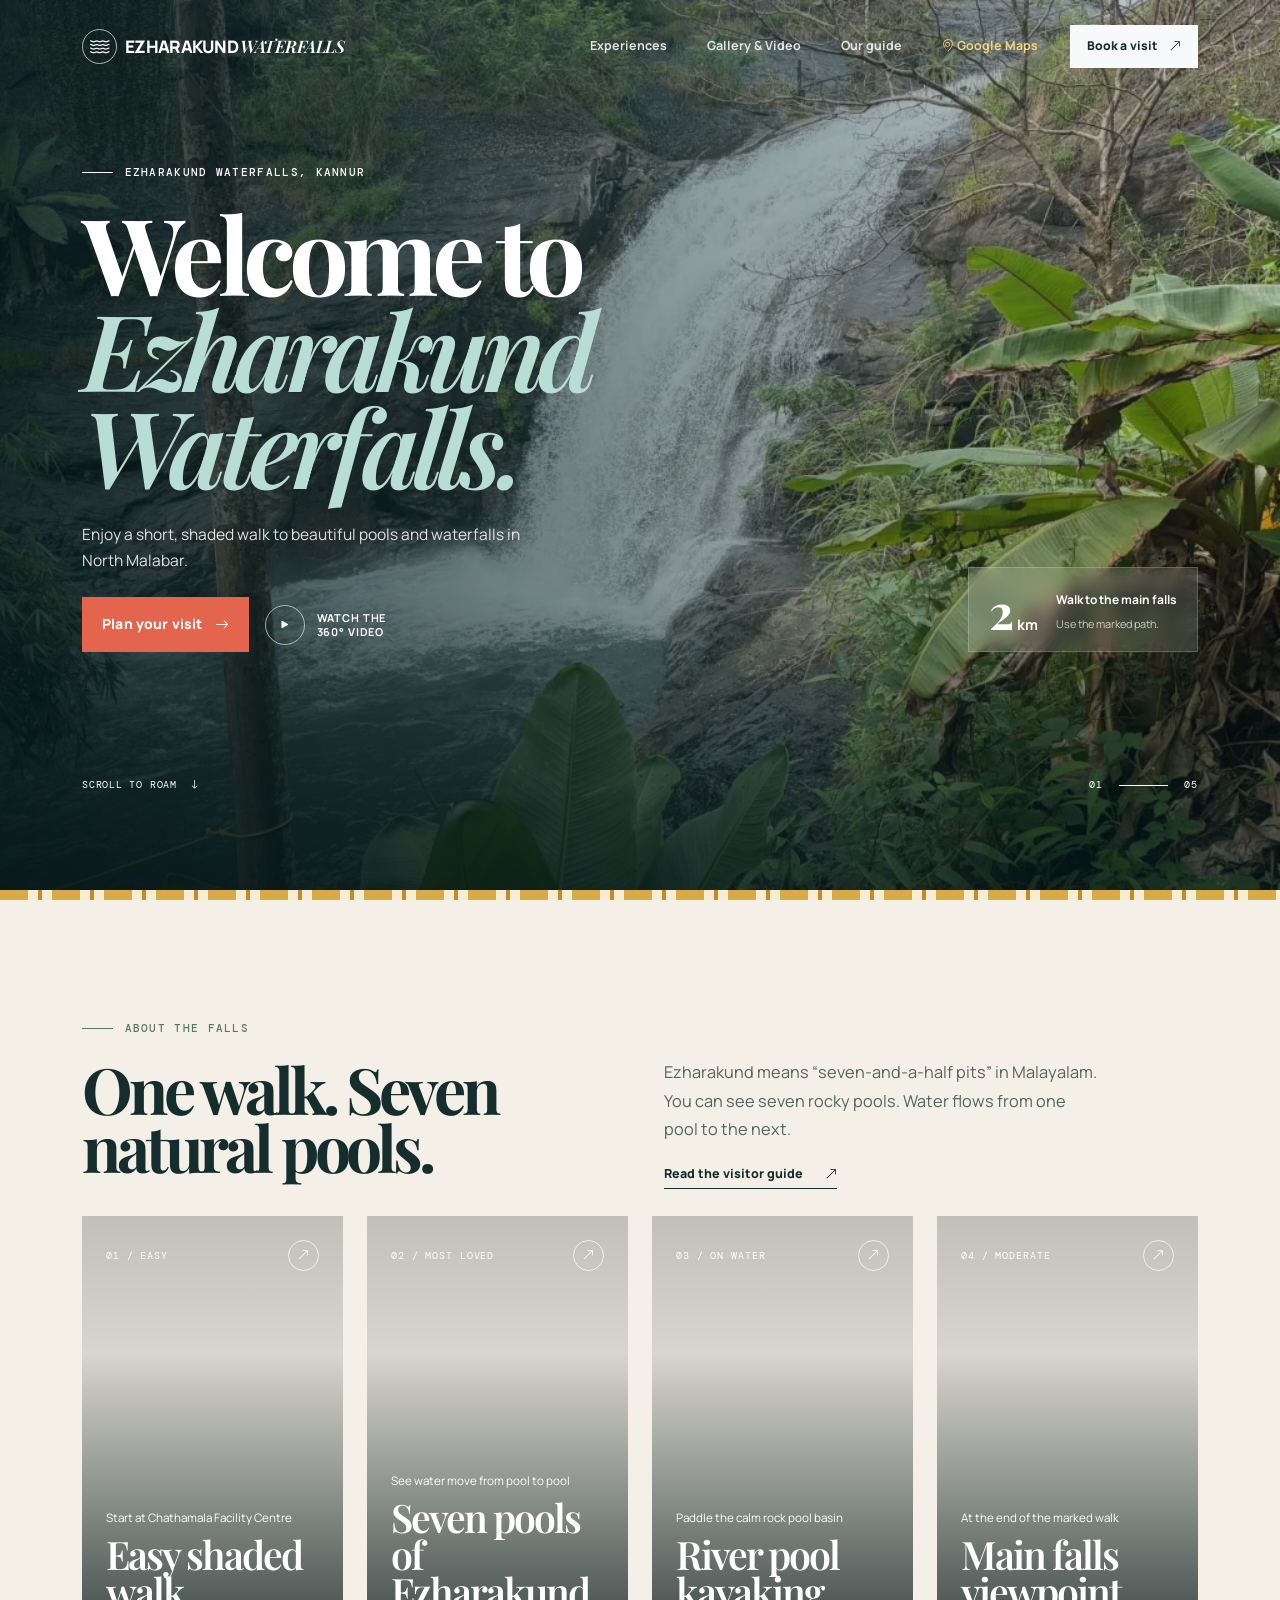
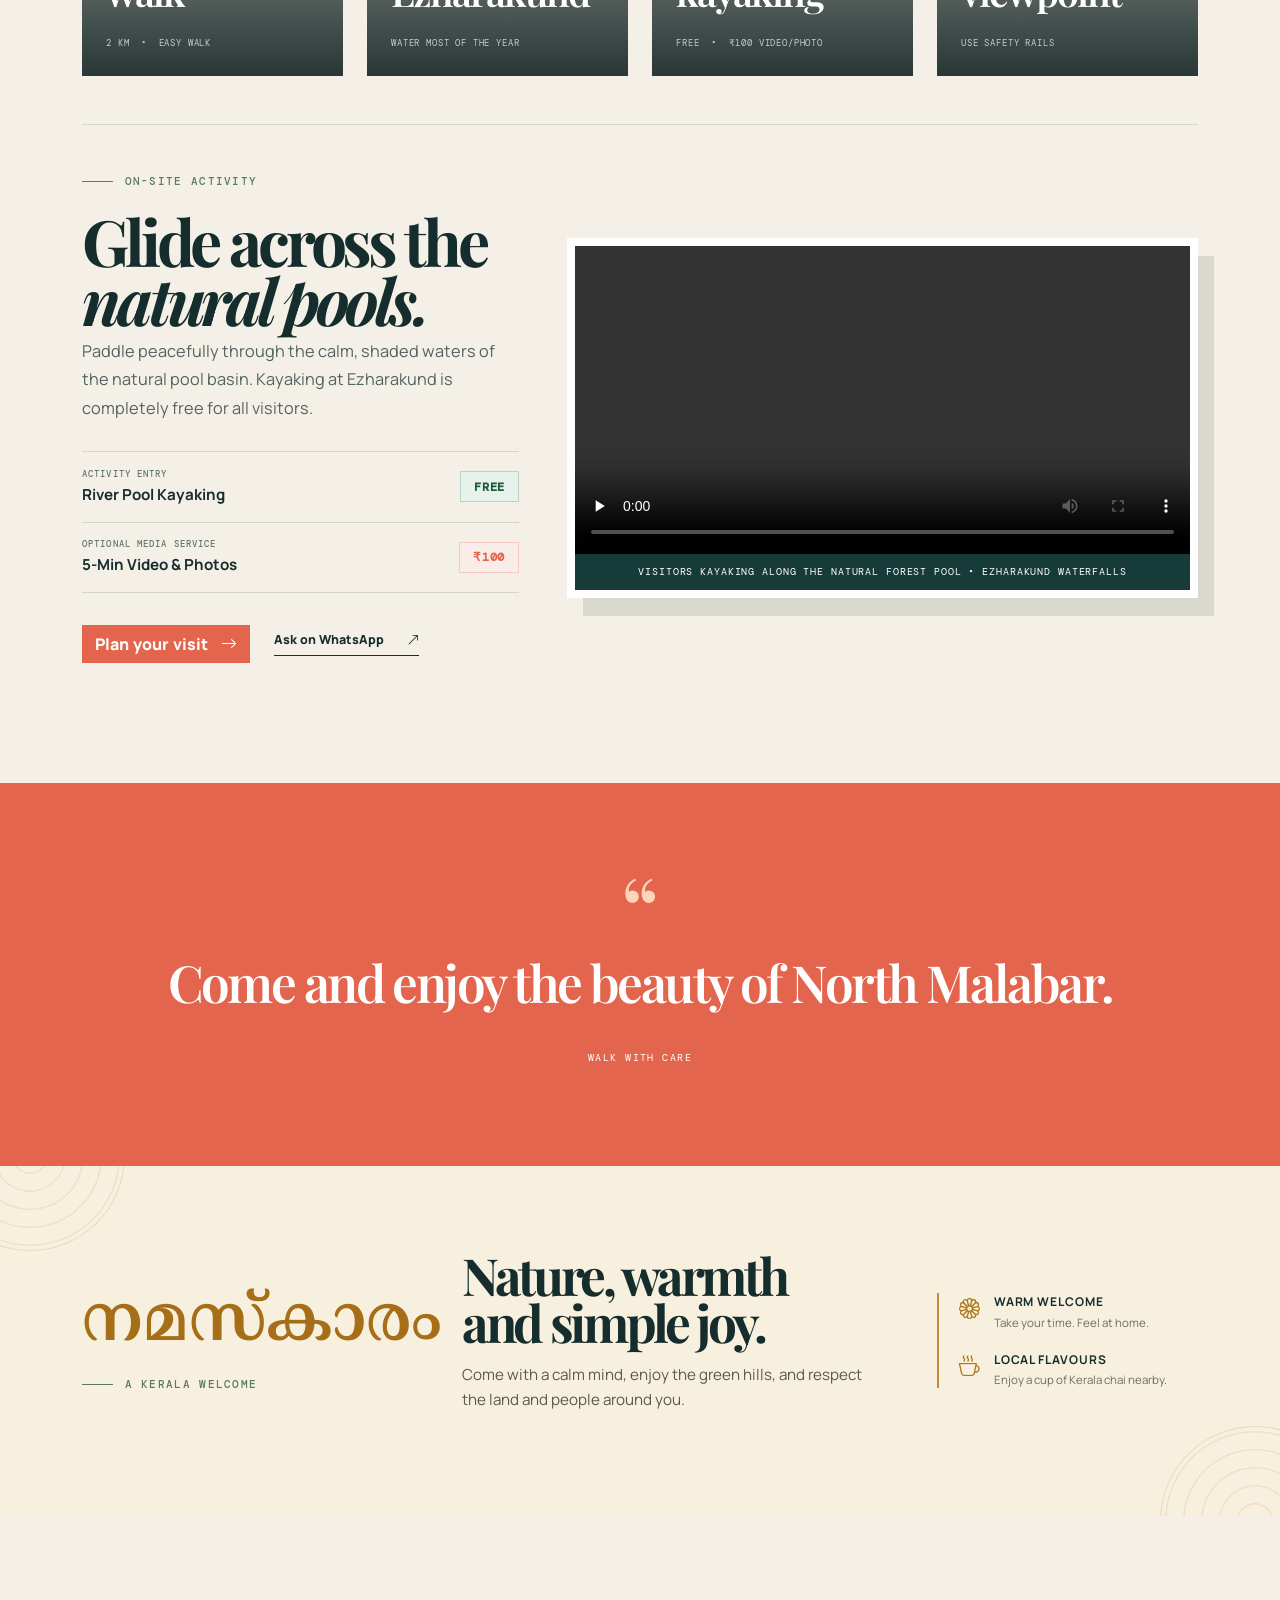
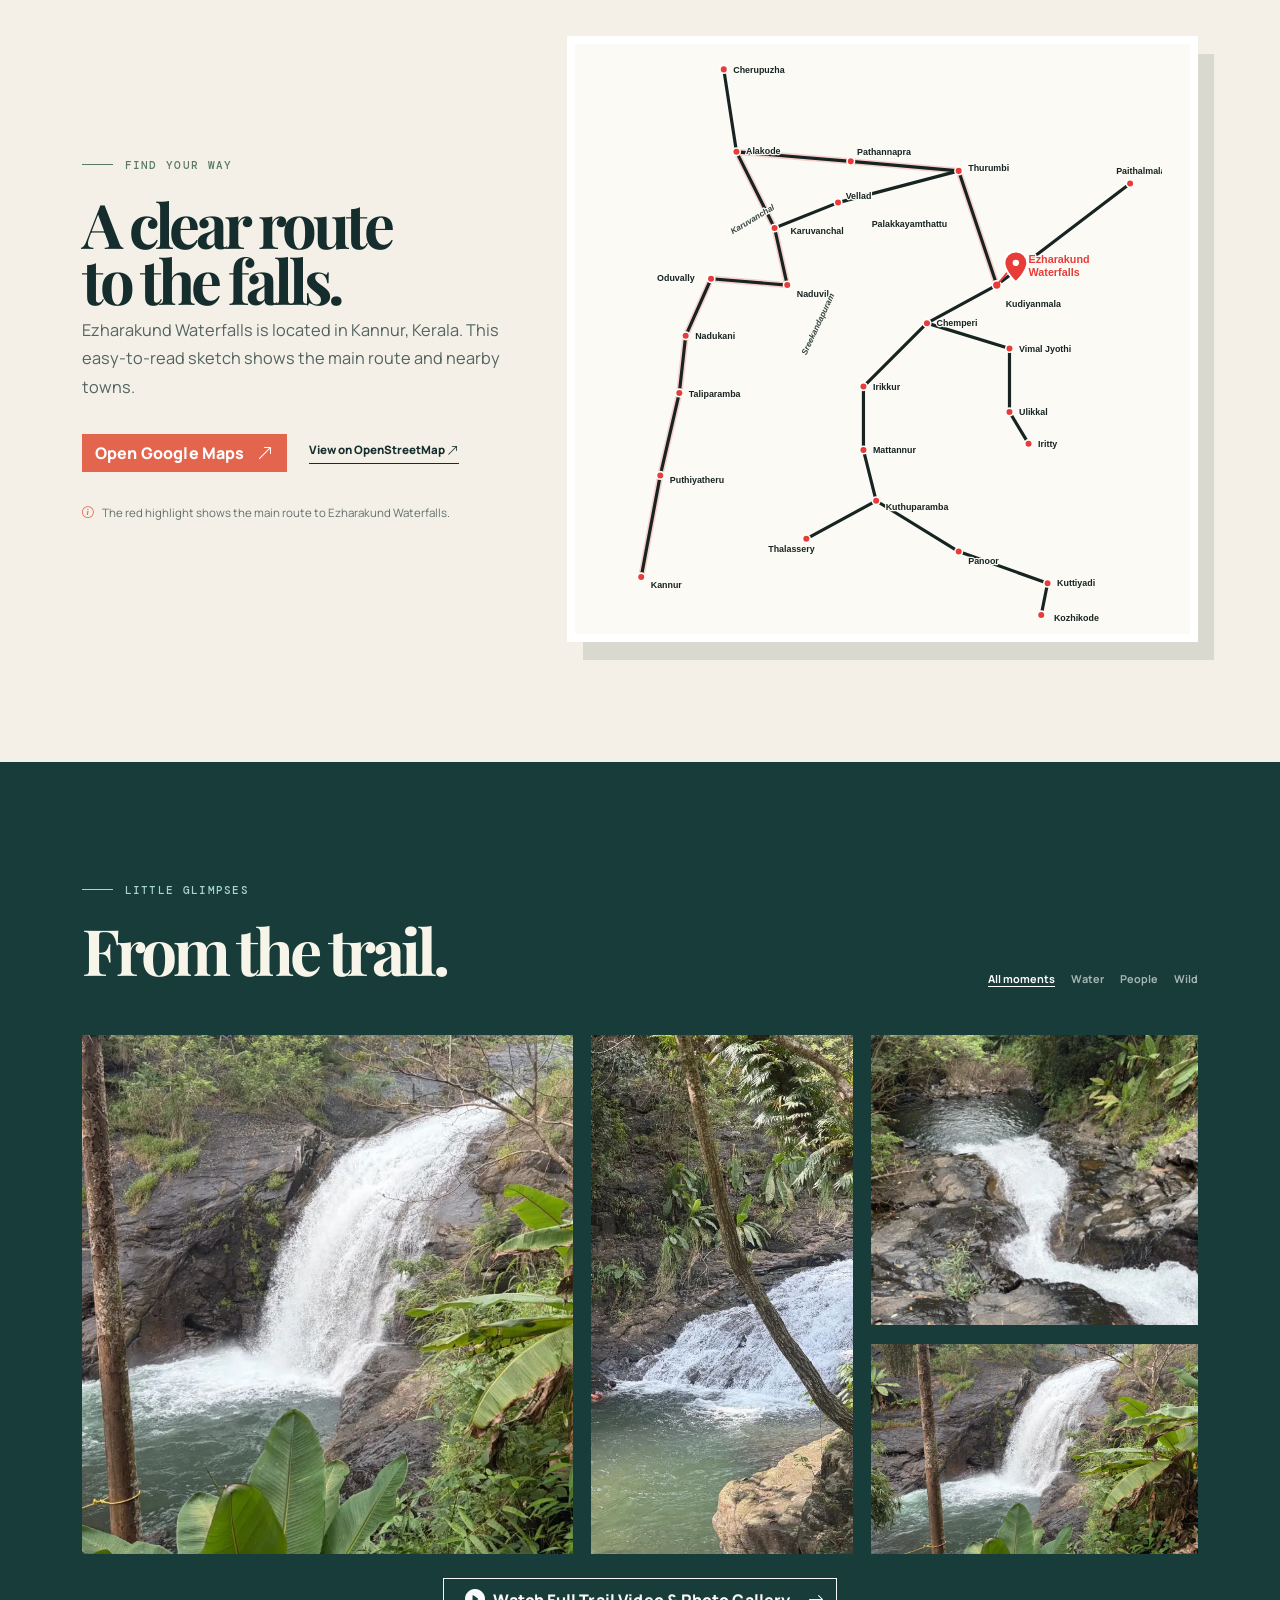
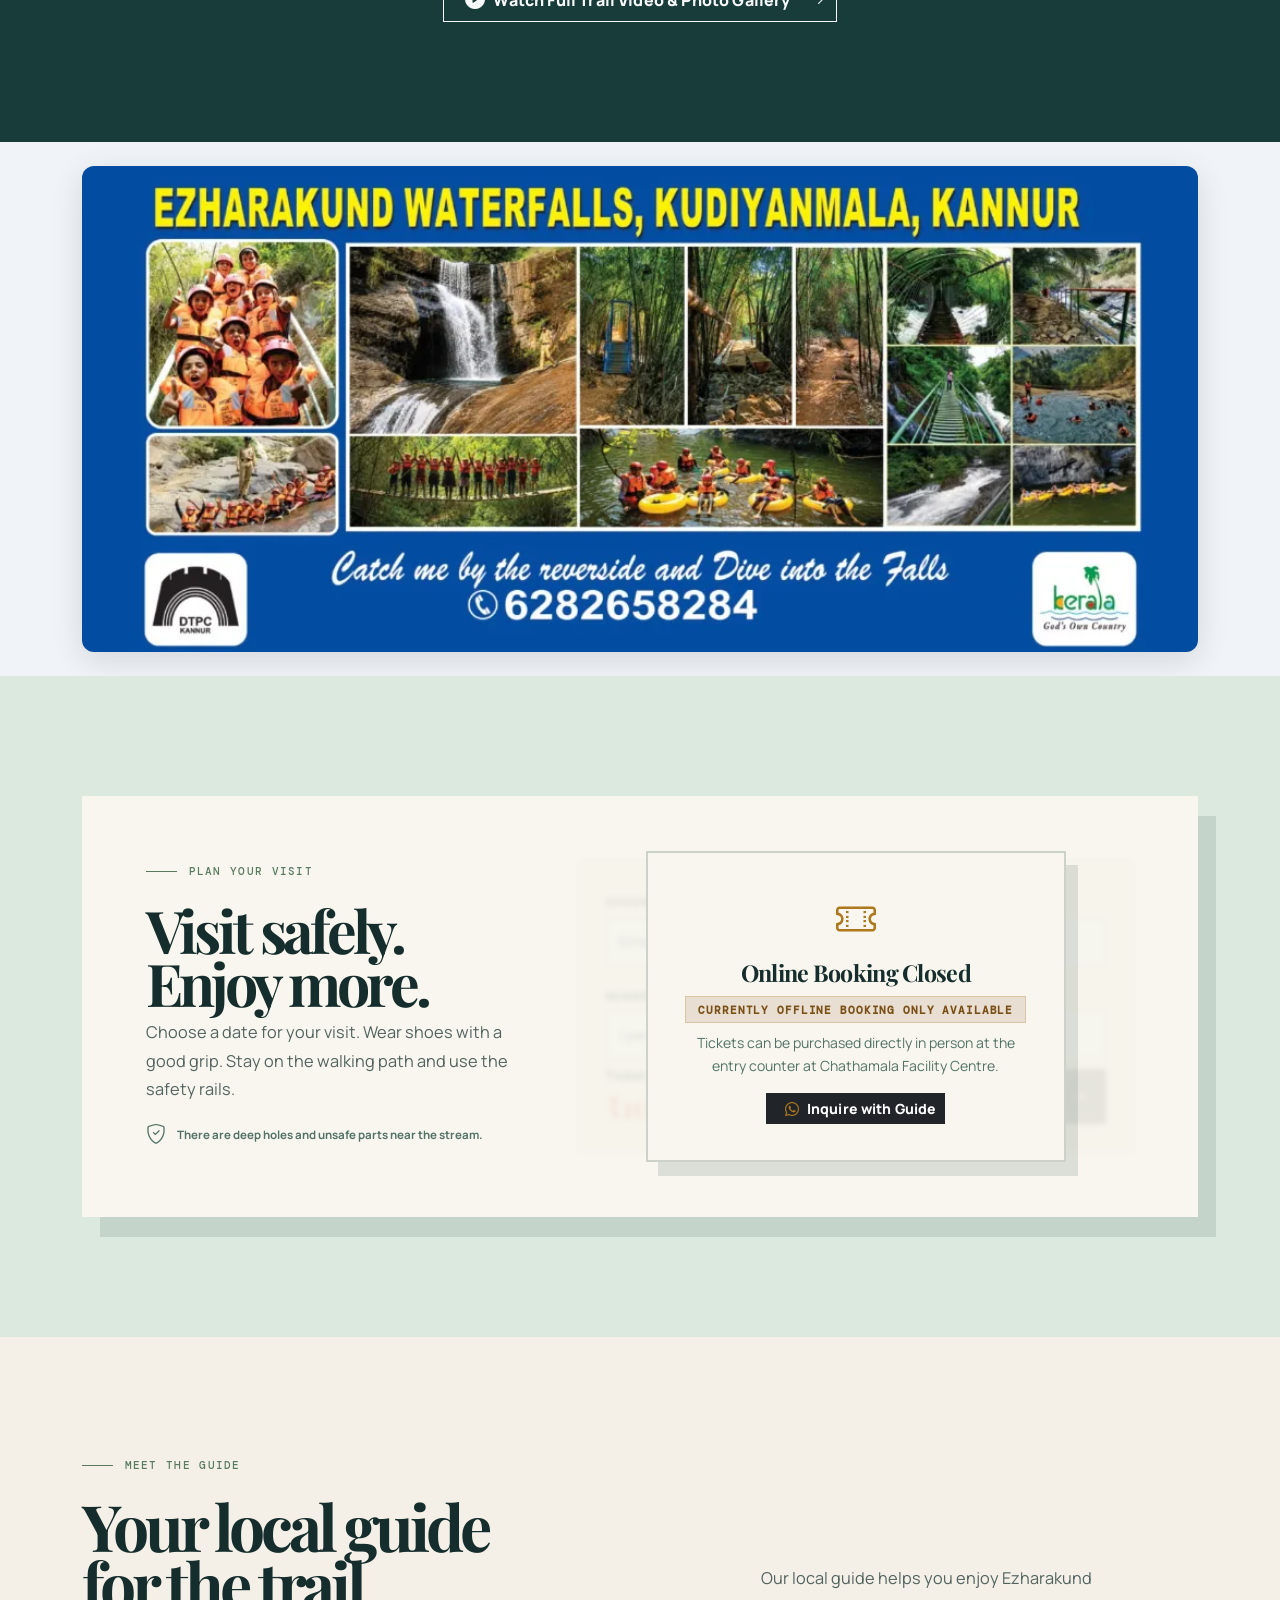
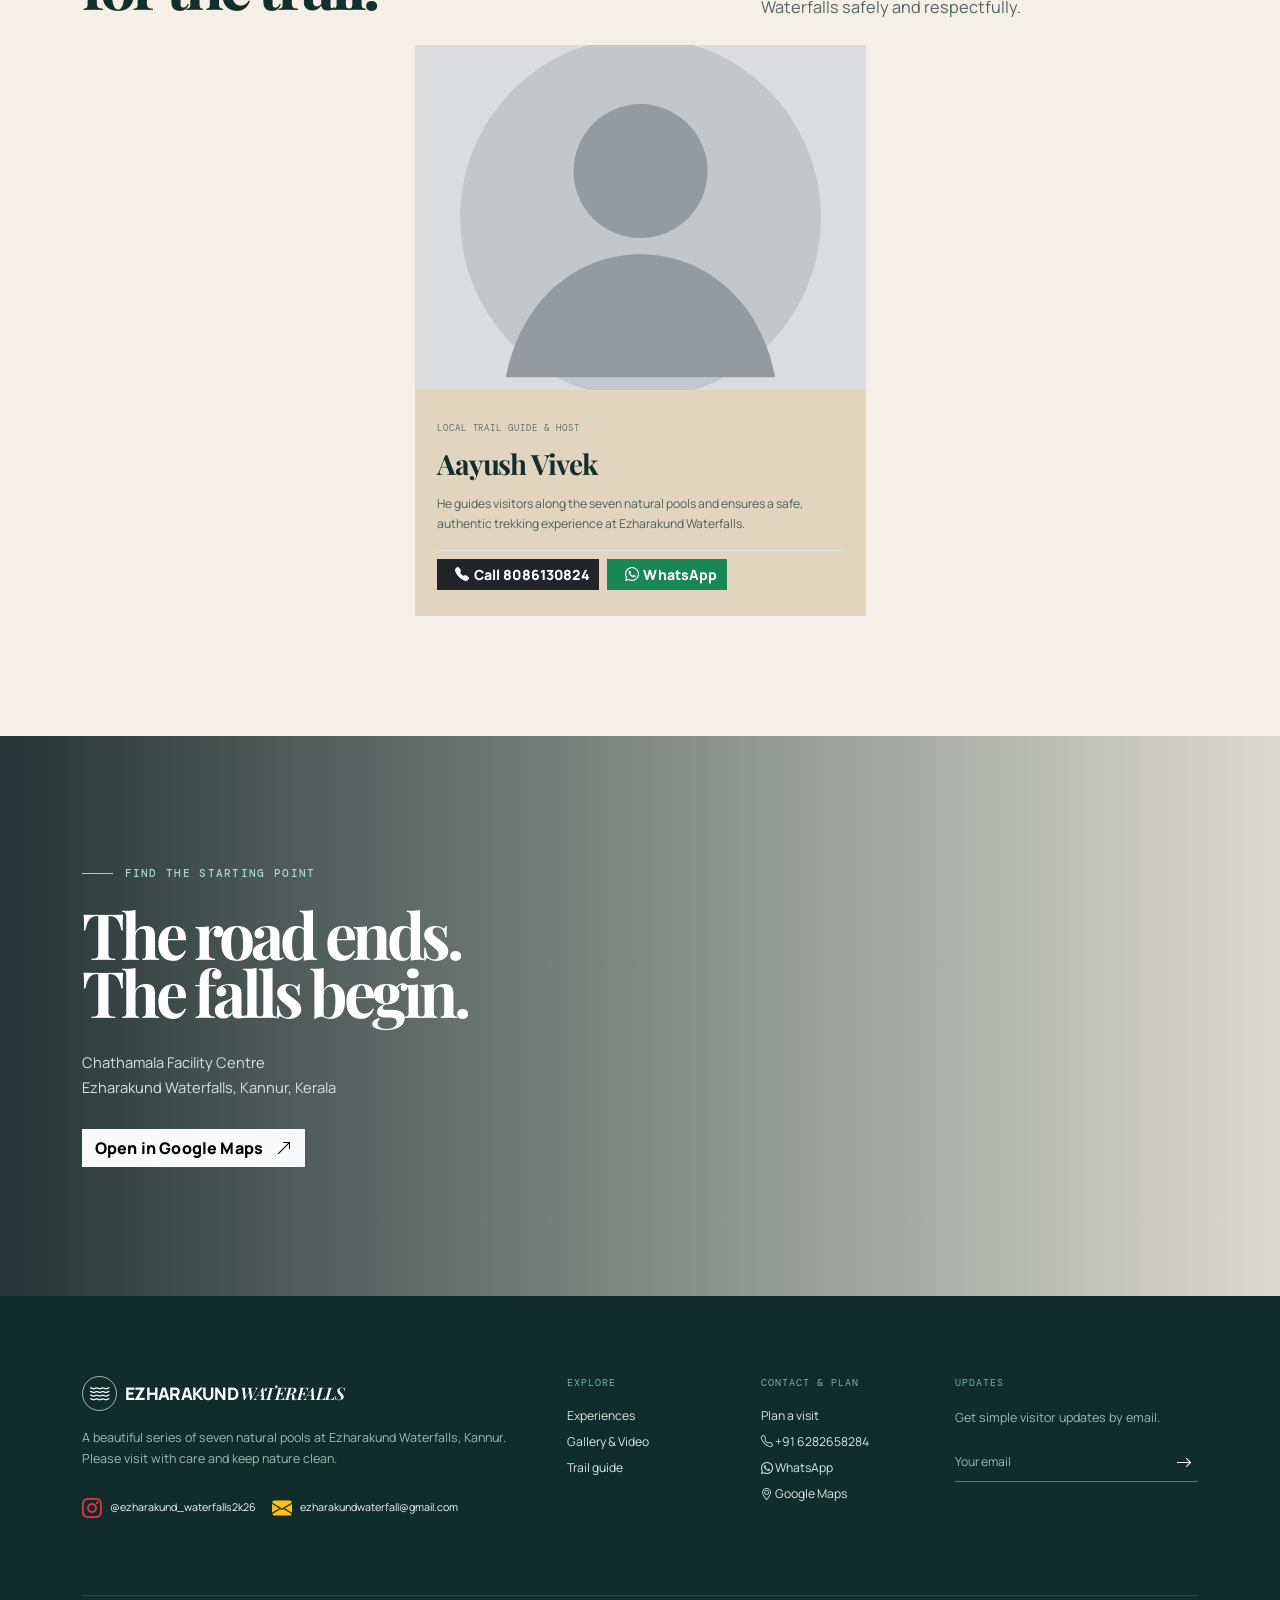
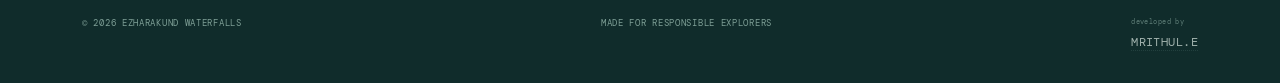
<file: index.html>
<!doctype html>
<html lang="en">
  <head>
    <meta charset="utf-8">
    <meta name="viewport" content="width=device-width, initial-scale=1">

    <!-- Primary SEO Meta Tags -->
    <title>Ezharakund Waterfalls | Official Visitor Guide, Timings &amp; Location, Kannur</title>
    <meta name="title" content="Ezharakund Waterfalls | Official Visitor Guide, Timings &amp; Location, Kannur">
    <meta name="description" content="Official visitor guide to Ezharakund Waterfalls (ഏഴരക്കുണ്ട് വെള്ളച്ചാട്ടം) in Kannur, Kerala. Explore 7 natural rock pools, shaded forest trek, free river kayaking, entry timings, ticket price, and direct route map.">
    <meta name="keywords" content="Ezharakund Waterfalls, Ezharakkund Waterfalls, Ezharakund Kannur, ഏഴരക്കുണ്ട് വെള്ളച്ചാട്ടം, waterfalls in Kannur, Kudiyanmala waterfalls, Chathamala waterfalls, Paithalmala waterfalls, North Malabar waterfalls, river pool kayaking Kerala, Ezharakund entry fee, Ezharakund timings">
    <meta name="author" content="Ezharakund Waterfalls">
    <meta name="robots" content="index, follow, max-image-preview:large, max-snippet:-1, max-video-preview:-1">
    <link rel="canonical" href="https://ezharakundwaterfalls.in/">

    <!-- Favicon & Touch Icons -->
    <link rel="icon" type="image/x-icon" href="favicon.ico">
    <link rel="icon" type="image/png" sizes="32x32" href="assets/images/favicon-32x32.png">
    <link rel="icon" type="image/png" sizes="16x16" href="assets/images/favicon-16x16.png">
    <link rel="apple-touch-icon" sizes="180x180" href="assets/images/apple-touch-icon.png">
    <link rel="manifest" href="site.webmanifest">
    <meta name="theme-color" content="#183c3a">
    <meta name="msapplication-TileColor" content="#183c3a">

    <!-- Open Graph / Facebook -->
    <meta property="og:type" content="website">
    <meta property="og:site_name" content="Ezharakund Waterfalls">
    <meta property="og:url" content="https://ezharakundwaterfalls.in/">
    <meta property="og:title" content="Ezharakund Waterfalls | Official Visitor Guide — Kannur, Kerala">
    <meta property="og:description" content="Discover the 7 natural cascade pools, tranquil forest trek, and free river kayaking at Ezharakund Waterfalls in North Malabar. Check timings, location, and offline tickets.">
    <meta property="og:image" content="https://ezharakundwaterfalls.in/assets/images/ezharakund-hero.jpg">
    <meta property="og:image:secure_url" content="https://ezharakundwaterfalls.in/assets/images/ezharakund-hero.jpg">
    <meta property="og:image:width" content="1024">
    <meta property="og:image:height" content="768">
    <meta property="og:image:alt" content="Main cascade waterfall and emerald pool at Ezharakund Waterfalls, Kannur">
    <meta property="og:locale" content="en_IN">
    <meta property="og:locale:alternate" content="ml_IN">

    <!-- Twitter Card -->
    <meta name="twitter:card" content="summary_large_image">
    <meta name="twitter:title" content="Ezharakund Waterfalls | Official Visitor Guide — Kannur, Kerala">
    <meta name="twitter:description" content="7 natural pools, shaded trekking walk, and free river kayaking in Kannur, Kerala. View guide, timings, and map.">
    <meta name="twitter:image" content="https://ezharakundwaterfalls.in/assets/images/ezharakund-hero.jpg">

    <!-- Preconnect & Preload for High Core Web Vitals -->
    <link rel="preconnect" href="https://fonts.googleapis.com">
    <link rel="preconnect" href="https://fonts.gstatic.com" crossorigin>
    <link rel="preconnect" href="https://cdn.jsdelivr.net">
    <link rel="preload" as="image" href="assets/images/ezharakund-hero.webp" type="image/webp" fetchpriority="high">

    <!-- Fonts & CSS -->
    <link href="https://fonts.googleapis.com/css2?family=DM+Mono:wght@400;500&family=Manrope:wght@400;500;600;700;800&family=Noto+Serif+Malayalam:wght@500;600&family=Playfair+Display:ital,wght@0,600;0,700;1,600&display=swap" rel="stylesheet">
    <link href="https://cdn.jsdelivr.net/npm/bootstrap@5.3.3/dist/css/bootstrap.min.css" rel="stylesheet">
    <link href="https://cdn.jsdelivr.net/npm/bootstrap-icons@1.11.3/font/bootstrap-icons.min.css" rel="stylesheet" media="print" onload="this.media='all'">
    <noscript><link href="https://cdn.jsdelivr.net/npm/bootstrap-icons@1.11.3/font/bootstrap-icons.min.css" rel="stylesheet"></noscript>
    <link href="assets/css/style.css" rel="stylesheet">

    <!-- Structured Data (JSON-LD) for Rich Google Search Results -->
    <script type="application/ld+json">
    {
      "@context": "https://schema.org",
      "@graph": [
        {
          "@type": ["TouristAttraction", "NaturalFeature"],
          "@id": "https://ezharakundwaterfalls.in/#attraction",
          "name": "Ezharakund Waterfalls",
          "alternateName": [
            "Ezharakkund Waterfalls",
            "ഏഴരക്കുണ്ട് വെള്ളച്ചാട്ടം",
            "Ezharakund Falls",
            "Ezharakundu Waterfalls Kannur"
          ],
          "url": "https://ezharakundwaterfalls.in/",
          "description": "Ezharakund Waterfalls is a scenic cascading waterfall with seven natural rock pools located near Kudiyanmala and Chathamala in Kannur district, Kerala. Known for its shaded nature walk, rock pools, and river kayaking.",
          "image": [
            "https://ezharakundwaterfalls.in/assets/images/ezharakund-hero.jpg",
            "https://ezharakundwaterfalls.in/assets/images/gallery-natural-pool.jpg",
            "https://ezharakundwaterfalls.in/assets/images/gallery-rock-basin.jpg"
          ],
          "address": {
            "@type": "PostalAddress",
            "streetAddress": "Chathamala Facility Centre, Near Kudiyanmala",
            "addressLocality": "Kudiyanmala, Alakode",
            "addressRegion": "Kerala",
            "postalCode": "670582",
            "addressCountry": "IN"
          },
          "geo": {
            "@type": "GeoCoordinates",
            "latitude": 12.148458,
            "longitude": 75.566144
          },
          "hasMap": "https://maps.app.goo.gl/z74DJT5B6mwGvWf38",
          "telephone": "+918086130824",
          "isAccessibleForFree": false,
          "publicAccess": true,
          "openingHoursSpecification": [
            {
              "@type": "OpeningHoursSpecification",
              "dayOfWeek": ["Monday", "Tuesday", "Wednesday", "Thursday", "Friday", "Saturday", "Sunday"],
              "opens": "08:00",
              "closes": "17:00"
            }
          ]
        },
        {
          "@type": "FAQPage",
          "@id": "https://ezharakundwaterfalls.in/#faq",
          "mainEntity": [
            {
              "@type": "Question",
              "name": "What does Ezharakund mean and what are the seven pools?",
              "acceptedAnswer": {
                "@type": "Answer",
                "text": "Ezharakund translates to 'seven-and-a-half pits' in Malayalam. The waterfall flows through a series of seven distinct natural rock pools nestled in the Western Ghats forest of Kannur."
              }
            },
            {
              "@type": "Question",
              "name": "What are the visiting hours of Ezharakund Waterfalls?",
              "acceptedAnswer": {
                "@type": "Answer",
                "text": "The waterfalls and trail are open daily from 8:00 AM to 5:00 PM."
              }
            },
            {
              "@type": "Question",
              "name": "How to purchase tickets for Ezharakund Waterfalls?",
              "acceptedAnswer": {
                "@type": "Answer",
                "text": "Entry tickets are available offline in person at the entry counter at Chathamala Facility Centre. The standard ticket rate is ₹100 per person."
              }
            },
            {
              "@type": "Question",
              "name": "Is kayaking available at Ezharakund Waterfalls?",
              "acceptedAnswer": {
                "@type": "Answer",
                "text": "Yes! River pool kayaking is completely free for visitors with safety life jackets. An optional 5-minute video and photo capture service is provided for ₹100."
              }
            },
            {
              "@type": "Question",
              "name": "How do I reach Ezharakund Waterfalls?",
              "acceptedAnswer": {
                "@type": "Answer",
                "text": "Ezharakund Waterfalls is located at Chathamala, near Kudiyanmala in Kannur, Kerala. From Kannur city (55 km) or Taliparamba (35 km), drive via Alakode – Kudiyanmala – Chathamala. Kannur International Airport (CNN) is 45 km away."
              }
            },
            {
              "@type": "Question",
              "name": "Who can I contact for local trail guidance at Ezharakund?",
              "acceptedAnswer": {
                "@type": "Answer",
                "text": "You can contact local trail guide Aayush Vivek directly at +91 8086130824 or reach out via WhatsApp at +91 6282658284."
              }
            }
          ]
        },
        {
          "@type": "BreadcrumbList",
          "@id": "https://ezharakundwaterfalls.in/#breadcrumb",
          "itemListElement": [
            {
              "@type": "ListItem",
              "position": 1,
              "name": "Home",
              "item": "https://ezharakundwaterfalls.in/"
            },
            {
              "@type": "ListItem",
              "position": 2,
              "name": "Gallery & Video",
              "item": "https://ezharakundwaterfalls.in/gallery/"
            }
          ]
        }
      ]
    }
    </script>
  </head>
  <body>
    <header class="hero" id="home">
      <nav class="navbar navbar-expand-lg navbar-dark py-4">
        <div class="container">
          <a class="navbar-brand d-flex align-items-center gap-2" href="#home" aria-label="Ezharakund Waterfalls home">
            <span class="brand-mark"><i class="bi bi-water"></i></span>
            <span>EZHARAKUND <em>WATERFALLS</em></span>
          </a>
          <button class="navbar-toggler" type="button" data-bs-toggle="collapse" data-bs-target="#mainNav" aria-controls="mainNav" aria-expanded="false" aria-label="Toggle navigation"><span class="navbar-toggler-icon"></span></button>
          <div class="collapse navbar-collapse" id="mainNav">
            <ul class="navbar-nav ms-auto align-items-lg-center gap-lg-4">
              <li class="nav-item"><a class="nav-link" href="#experiences">Experiences</a></li>
              <li class="nav-item"><a class="nav-link" href="gallery/">Gallery & Video</a></li>
              <li class="nav-item"><a class="nav-link" href="#guides">Our guide</a></li>
              <li class="nav-item"><a class="nav-link nav-map-link" target="_blank" rel="noopener" href="https://maps.app.goo.gl/z74DJT5B6mwGvWf38"><i class="bi bi-geo-alt"></i> Google Maps</a></li>
              <li class="nav-item"><a class="btn btn-light nav-ticket" href="#book">Book a visit <i class="bi bi-arrow-up-right"></i></a></li>
            </ul>
          </div>
        </div>
      </nav>

      <div class="container hero-content">
        <div class="row align-items-end gy-5">
          <div class="col-lg-7">
            <p class="eyebrow text-white"><span></span> Ezharakund Waterfalls, Kannur</p>
            <h1>Welcome to<br><i>Ezharakund Waterfalls.</i></h1>
            <p class="hero-copy">Enjoy a short, shaded walk to beautiful pools and waterfalls in North Malabar.</p>
            <div class="d-flex flex-wrap gap-3 align-items-center mt-4">
              <a class="btn btn-coral btn-lg" href="#book">Plan your visit <i class="bi bi-arrow-right"></i></a>
              <a class="hero-play" target="_blank" rel="noopener" href="https://www.youtube.com/watch?v=rPRYiGsjqgw"><i class="bi bi-play-fill"></i><span>Watch the<br>360° video</span></a>
            </div>
          </div>
          <div class="col-lg-5">
            <div class="hero-fact ms-lg-auto">
              <div class="fact-number">2<span> km</span></div>
              <div><strong>Walk to the main falls</strong><br><small>Use the marked path.</small></div>
            </div>
          </div>
        </div>
      </div>

      <div class="hero-bottom container">
        <span>SCROLL TO ROAM</span><i class="bi bi-arrow-down"></i>
        <span class="ms-auto">01 <b></b> 05</span>
      </div>
      <div class="kasavu-line" aria-hidden="true"></div>
    </header>

    <main>
      <section class="intro section-pad" id="experiences">
        <div class="container">
          <div class="row g-5 align-items-end">
            <div class="col-lg-5">
              <p class="eyebrow"><span></span> About the falls</p>
              <h2>One walk. Seven<br>natural pools.</h2>
            </div>
            <div class="col-lg-5 offset-lg-1">
              <p class="lead-copy">Ezharakund means “seven-and-a-half pits” in Malayalam. You can see seven rocky pools. Water flows from one pool to the next.</p>
              <a target="_blank" rel="noopener" href="https://www.keralatourism.org/kerala-article/2022/ezharakund-waterfalls/1205" class="text-link">Read the visitor guide <i class="bi bi-arrow-up-right"></i></a>
            </div>
          </div>
          <div class="row g-4 mt-2">
            <div class="col-md-6 col-lg-3">
              <article class="experience-card sunrise-card">
                <div class="card-top"><span>01 / EASY</span><i class="bi bi-arrow-up-right"></i></div>
                <div><p>Start at Chathamala Facility Centre</p><h3>Easy shaded<br>walk</h3><span class="experience-meta">2 KM &nbsp;•&nbsp; EASY WALK</span></div>
              </article>
            </div>
            <div class="col-md-6 col-lg-3">
              <article class="experience-card monsoon-card featured-card">
                <div class="card-top"><span>02 / MOST LOVED</span><i class="bi bi-arrow-up-right"></i></div>
                <div><p>See water move from pool to pool</p><h3>Seven pools<br>of Ezharakund</h3><span class="experience-meta">WATER MOST OF THE YEAR</span></div>
              </article>
            </div>
            <div class="col-md-6 col-lg-3">
              <article class="experience-card kayak-card">
                <div class="card-top"><span>03 / ON WATER</span><i class="bi bi-arrow-up-right"></i></div>
                <div><p>Paddle the calm rock pool basin</p><h3>River pool<br>kayaking</h3><span class="experience-meta">FREE &nbsp;•&nbsp; &#8377;100 VIDEO/PHOTO</span></div>
              </article>
            </div>
            <div class="col-md-6 col-lg-3">
              <article class="experience-card pool-card">
                <div class="card-top"><span>04 / MODERATE</span><i class="bi bi-arrow-up-right"></i></div>
                <div><p>At the end of the marked walk</p><h3>Main falls<br>viewpoint</h3><span class="experience-meta">USE SAFETY RAILS</span></div>
              </article>
            </div>
          </div>

          <!-- Editorial Feature: Kayaking on the Water -->
          <div class="activity-panel mt-5 pt-5">
            <div class="row g-5 align-items-center">
              <div class="col-lg-5">
                <p class="eyebrow"><span></span> On-site activity</p>
                <h2>Glide across the<br><i>natural pools.</i></h2>
                <p class="lead-copy">Paddle peacefully through the calm, shaded waters of the natural pool basin. Kayaking at Ezharakund is completely free for all visitors.</p>

                <div class="activity-ledger">
                  <div class="ledger-row">
                    <div>
                      <span class="ledger-meta">ACTIVITY ENTRY</span>
                      <p class="ledger-title">River Pool Kayaking</p>
                    </div>
                    <span class="ledger-badge free">FREE</span>
                  </div>
                  <div class="ledger-row">
                    <div>
                      <span class="ledger-meta">OPTIONAL MEDIA SERVICE</span>
                      <p class="ledger-title">5-Min Video &amp; Photos</p>
                    </div>
                    <span class="ledger-badge paid">&#8377;100</span>
                  </div>
                </div>

                <div class="activity-actions d-flex flex-wrap gap-4 align-items-center mt-4 pt-2">
                  <a class="btn btn-coral" href="#book">Plan your visit <i class="bi bi-arrow-right"></i></a>
                  <a class="text-link" target="_blank" rel="noopener" href="https://wa.me/916282658284?text=Hello%2C%20I%20would%20like%20to%20know%20more%20about%20the%20free%20Kayaking%20at%20Ezharakund%20Waterfalls">Ask on WhatsApp <i class="bi bi-arrow-up-right"></i></a>
                </div>
              </div>

              <div class="col-lg-7">
                <figure class="editorial-media-frame">
                  <video class="editorial-video" controls preload="none">
                    <source src="assets/videos/kayaking.mp4" type="video/mp4">
                    Your browser does not support the video tag.
                  </video>
                  <figcaption>Visitors kayaking along the natural forest pool &bull; Ezharakund Waterfalls</figcaption>
                </figure>
              </div>
            </div>
          </div>
        </div>
      </section>

      <section class="quote-band">
        <div class="container text-center">
          <span class="quote-mark">“</span>
          <p>Come and enjoy the beauty of North Malabar.</p>
          <span class="small-caps">WALK WITH CARE</span>
        </div>
      </section>

      <section class="kerala-touch" aria-labelledby="kerala-title">
        <div class="container">
          <div class="row align-items-center g-4">
            <div class="col-lg-4">
              <p class="malayalam">നമസ്കാരം</p>
              <p class="eyebrow mb-0"><span></span> A Kerala welcome</p>
            </div>
            <div class="col-lg-5">
              <h2 id="kerala-title">Nature, warmth<br>and simple joy.</h2>
              <p>Come with a calm mind, enjoy the green hills, and respect the land and people around you.</p>
            </div>
            <div class="col-lg-3">
              <div class="culture-notes">
                <div><i class="bi bi-flower1"></i><span><strong>Warm welcome</strong><small>Take your time. Feel at home.</small></span></div>
                <div><i class="bi bi-cup-hot"></i><span><strong>Local flavours</strong><small>Enjoy a cup of Kerala chai nearby.</small></span></div>
              </div>
            </div>
          </div>
        </div>
      </section>

      <section class="map-section section-pad" id="map">
        <div class="container">
          <div class="row g-5 align-items-center">
            <div class="col-lg-5">
              <p class="eyebrow"><span></span> Find your way</p>
              <h2>A clear route<br>to the falls.</h2>
              <p class="lead-copy">Ezharakund Waterfalls is located in Kannur, Kerala. This easy-to-read sketch shows the main route and nearby towns.</p>
              <div class="map-actions">
                <a class="btn btn-coral" target="_blank" rel="noopener" href="https://maps.app.goo.gl/z74DJT5B6mwGvWf38">Open Google Maps <i class="bi bi-arrow-up-right"></i></a>
                <a class="map-text-link" target="_blank" rel="noopener" href="https://www.openstreetmap.org/?mlat=12.148458&mlon=75.566144#map=14/12.148458/75.566144">View on OpenStreetMap <i class="bi bi-arrow-up-right"></i></a>
              </div>
              <p class="map-note"><i class="bi bi-info-circle"></i> The red highlight shows the main route to Ezharakund Waterfalls.</p>
            </div>
            <div class="col-lg-7">
              <figure class="route-map route-map-illustration">
                <img src="assets/images/ezharakund-route-map.svg" alt="Sketch route map showing Kannur, Taliparamba, Alakode, Kudiyanmala, Paithalmala and Ezharakund Waterfalls" width="700" height="520" loading="lazy">
              </figure>
            </div>
          </div>
        </div>
      </section>

      <section class="gallery-section section-pad" id="gallery">
        <div class="container">
          <div class="d-flex flex-column flex-md-row justify-content-between align-items-md-end gap-4 mb-5">
            <div>
              <p class="eyebrow light"><span></span> Little glimpses</p>
              <h2>From the trail.</h2>
            </div>
            <div class="gallery-filters" role="group" aria-label="Gallery filters">
              <button class="active" data-filter="all">All moments</button>
              <button data-filter="water">Water</button>
              <button data-filter="people">People</button>
              <button data-filter="wild">Wild</button>
            </div>
          </div>
          <div class="gallery-grid">
            <figure class="gallery-item large" data-category="water"><img src="assets/images/ezharakund-hero.webp" alt="Main cascade waterfall at Ezharakund Waterfalls, Kannur, Kerala" loading="lazy" width="1024" height="768"><figcaption>The Main Cascade <span>01</span></figcaption></figure>
            <figure class="gallery-item tall" data-category="people"><img src="assets/images/gallery-natural-pool.webp" alt="Visitors swimming safely in the natural rock pool at Ezharakund Waterfalls" loading="lazy" width="768" height="1024"><figcaption>Swimming in the Pools <span>02</span></figcaption></figure>
            <figure class="gallery-item" data-category="wild"><img src="assets/images/gallery-rock-basin.webp" alt="Rocky cascade and natural pool basin at Ezharakund Waterfalls" loading="lazy" width="768" height="1024"><figcaption>Rock Pool Basin <span>03</span></figcaption></figure>
            <figure class="gallery-item" data-category="water"><img src="assets/images/ezharakund-hero.webp" alt="Lush forest stream and cascade along the Ezharakund trail" loading="lazy" width="1024" height="768"><figcaption>Follow the sound <span>04</span></figcaption></figure>
          </div>
          <div class="text-center mt-4">
            <a href="gallery/" class="btn btn-outline-light d-inline-flex align-items-center gap-2">
              <i class="bi bi-play-circle-fill fs-5 text-coral"></i> Watch Full Trail Video & Photo Gallery <i class="bi bi-arrow-right"></i>
            </a>
          </div>
        </div>
      </section>

      <!-- DTPC Kannur Banner -->
      <section class="section-pad py-4" style="background:#f0f4f8;">
        <div class="container">
          <figure class="m-0" style="border-radius:12px; overflow:hidden; box-shadow:0 8px 32px rgba(0,0,0,0.12);">
            <img src="assets/images/dtpc-banner.webp"
                 alt="Ezharakund Waterfalls, Kudiyanmala, Kannur – DTPC Kannur promotional banner"
                 class="img-fluid w-100" style="display:block;" width="1024" height="446" loading="lazy">
          </figure>
        </div>
      </section>

      <section class="booking-section section-pad" id="book">
        <div class="container">
          <div class="booking-panel">
            <div class="row g-5 align-items-center">
              <div class="col-lg-5">
                <p class="eyebrow"><span></span> Plan your visit</p>
                <h2>Visit safely.<br>Enjoy more.</h2>
                <p class="lead-copy">Choose a date for your visit. Wear shoes with a good grip. Stay on the walking path and use the safety rails.</p>
                <div class="booking-note"><i class="bi bi-shield-check"></i><span>There are deep holes and unsafe parts near the stream.</span></div>
              </div>
              <div class="col-lg-7">
                <div class="booking-closed-wrap position-relative">
                  <form id="ticketForm" class="ticket-form" style="opacity:0.35; pointer-events:none; user-select:none; filter:blur(1.5px);">
                    <div class="row g-3">
                      <div class="col-md-6"><label for="tour">Choose a visit</label><select class="form-select" id="tour" disabled><option>Ezharakund Falls Entry &mdash; &#8377;100</option></select></div>
                      <div class="col-md-6"><label for="date">When are you coming?</label><input class="form-control" id="date" type="date" disabled></div>
                      <div class="col-md-6"><label for="guests">Number of people</label><select class="form-select" id="guests" disabled><option value="1">1 person &mdash; &#8377;100</option><option value="2">2 people &mdash; &#8377;200</option><option value="3">3 people &mdash; &#8377;300</option><option value="4">4 people &mdash; &#8377;400</option><option value="5">5 people &mdash; &#8377;500</option><option value="6">6 people &mdash; &#8377;600</option></select></div>
                      <div class="col-md-6"><label for="email">Email for the details</label><input class="form-control" id="email" type="email" placeholder="you@example.com" disabled></div>
                      <div class="col-12 d-flex flex-column flex-sm-row align-items-sm-center justify-content-between gap-3 mt-2"><span class="total-label">Ticket price <strong>&#8377;100 per person</strong></span><button class="btn btn-dark btn-lg" type="button" disabled>Reserve tickets <i class="bi bi-arrow-right"></i></button></div>
                    </div>
                  </form>
                  <div class="booking-closed-overlay d-flex flex-column align-items-center justify-content-center text-center position-absolute top-0 start-0 w-100 h-100">
                    <div class="booking-closed-badge">
                      <i class="bi bi-ticket-perforated fs-1 mb-2 d-block"></i>
                      <h5 class="mb-2 fw-bold">Online Booking Closed</h5>
                      <div class="offline-booking-notice mb-2">
                        <span class="offline-tag">CURRENTLY OFFLINE BOOKING ONLY AVAILABLE</span>
                      </div>
                      <p class="mb-3 small">Tickets can be purchased directly in person at the entry counter at Chathamala Facility Centre.</p>
                      <a href="https://wa.me/916282658284?text=Hello%2C%20I%20would%20like%20to%20inquire%20about%20offline%20entry%20tickets%20for%20Ezharakund%20Waterfalls" target="_blank" rel="noopener" class="btn btn-dark btn-sm d-inline-flex align-items-center gap-2">
                        <i class="bi bi-whatsapp"></i> Inquire with Guide
                      </a>
                    </div>
                  </div>
                </div>
              </div>
            </div>
          </div>
        </div>
      </section>

      <section class="guides-section section-pad" id="guides">
        <div class="container">
          <div class="row g-5 align-items-end mb-4">
            <div class="col-lg-6"><p class="eyebrow"><span></span> Meet the guide</p><h2>Your local guide<br>for the trail.</h2></div>
            <div class="col-lg-4 offset-lg-1"><p class="lead-copy mb-0">Our local guide helps you enjoy Ezharakund Waterfalls safely and respectfully.</p></div>
          </div>
          <div class="row justify-content-center">
            <div class="col-md-6 col-lg-5">
              <article class="guide-card">
                <img src="assets/images/default-grey-avatar.svg" alt="Aayush Vivek, certified local trail guide and host at Ezharakund Waterfalls, Kannur" loading="lazy" width="400" height="345">
                <div class="guide-card-body">
                  <span>LOCAL TRAIL GUIDE & HOST</span>
                  <h3>Aayush Vivek</h3>
                  <p class="mb-3">He guides visitors along the seven natural pools and ensures a safe, authentic trekking experience at Ezharakund Waterfalls.</p>
                  <div class="d-flex flex-wrap gap-2 pt-2 border-top">
                    <a href="tel:+918086130824" class="btn btn-sm btn-dark d-inline-flex align-items-center gap-1">
                      <i class="bi bi-telephone-fill"></i> Call 8086130824
                    </a>
                    <a href="https://wa.me/918086130824?text=Hello%20Aayush%2C%20I%20would%20like%20to%20know%20more%20about%20visiting%20Ezharakund%20Waterfalls" target="_blank" rel="noopener" class="btn btn-sm btn-success d-inline-flex align-items-center gap-1">
                      <i class="bi bi-whatsapp"></i> WhatsApp
                    </a>
                  </div>
                </div>
              </article>
            </div>
          </div>
        </div>
      </section>

      <section class="visit-section">
        <div class="visit-overlay"></div>
        <div class="container position-relative h-100 d-flex align-items-center">
          <div class="visit-card"><p class="eyebrow light"><span></span> Find the starting point</p><h2>The road ends.<br>The falls begin.</h2><p>Chathamala Facility Centre<br>Ezharakund Waterfalls, Kannur, Kerala</p><a class="btn btn-light" target="_blank" rel="noopener" href="https://maps.app.goo.gl/z74DJT5B6mwGvWf38">Open in Google Maps <i class="bi bi-arrow-up-right"></i></a></div>
        </div>
      </section>
    </main>

    <footer class="footer">
      <div class="container">
        <div class="row g-5">
          <div class="col-lg-5">
            <a class="navbar-brand d-flex align-items-center gap-2 mb-3" href="#home">
              <span class="brand-mark"><i class="bi bi-water"></i></span>
              <span>EZHARAKUND <em>WATERFALLS</em></span>
            </a>
            <p>A beautiful series of seven natural pools at Ezharakund Waterfalls, Kannur.<br>Please visit with care and keep nature clean.</p>
            <div class="d-flex flex-wrap gap-3 mt-3">
              <a href="https://instagram.com/ezharakund_waterfalls2k26" target="_blank" rel="noopener" class="d-inline-flex align-items-center gap-2 text-decoration-none text-light">
                <i class="bi bi-instagram text-danger fs-5"></i>
                <span class="small">@ezharakund_waterfalls2k26</span>
              </a>
              <a href="mailto:ezharakundwaterfall@gmail.com" class="d-inline-flex align-items-center gap-2 text-decoration-none text-light">
                <i class="bi bi-envelope-fill text-warning fs-5"></i>
                <span class="small">ezharakundwaterfall@gmail.com</span>
              </a>
            </div>
          </div>
          <div class="col-6 col-lg-2"><h4>Explore</h4><a href="#experiences">Experiences</a><a href="gallery/">Gallery & Video</a><a href="#guides">Trail guide</a></div>
          <div class="col-6 col-lg-2"><h4>Contact & Plan</h4><a href="#book">Plan a visit</a><a href="tel:+916282658284"><i class="bi bi-telephone"></i> +91 6282658284</a><a href="https://wa.me/916282658284" target="_blank" rel="noopener"><i class="bi bi-whatsapp"></i> WhatsApp</a><a href="https://maps.app.goo.gl/z74DJT5B6mwGvWf38" target="_blank" rel="noopener"><i class="bi bi-geo-alt"></i> Google Maps</a></div>
          <div class="col-lg-3"><h4>Updates</h4><p class="mb-3">Get simple visitor updates by email.</p><form class="newsletter"><input type="email" placeholder="Your email" aria-label="Your email"><button aria-label="Subscribe"><i class="bi bi-arrow-right"></i></button></form></div>
        </div>
        <div class="footer-bottom">
          <span>© 2026 EZHARAKUND WATERFALLS</span>
          <span>MADE FOR RESPONSIBLE EXPLORERS</span>
          <span class="dev-credit">developed by <a href="https://mrithul.in" target="_blank" rel="noopener">MRITHUL.E</a></span>
        </div>
      </div>
    </footer>

    <div class="toast-container position-fixed bottom-0 end-0 p-3"><div id="siteToast" class="toast border-0" role="status" aria-live="polite"><div class="toast-body d-flex align-items-center gap-3"><i class="bi bi-check2-circle"></i><span id="toastMessage">Your visit request was saved.</span><button type="button" class="btn-close ms-auto" data-bs-dismiss="toast" aria-label="Close"></button></div></div></div>

    <script src="https://code.jquery.com/jquery-3.7.1.min.js" defer></script>
    <script src="https://cdn.jsdelivr.net/npm/bootstrap@5.3.3/dist/js/bootstrap.bundle.min.js" defer></script>
    <script src="assets/js/app.js" defer></script>
    <script>
      // Close mobile navbar after any nav link is clicked
      window.addEventListener('DOMContentLoaded', function() {
        document.querySelectorAll('#mainNav .nav-link, #mainNav .btn').forEach(function(link) {
          link.addEventListener('click', function() {
            var navCollapse = document.getElementById('mainNav');
            if (navCollapse && navCollapse.classList.contains('show')) {
              var bsCollapse = bootstrap.Collapse.getInstance(navCollapse);
              if (bsCollapse) bsCollapse.hide();
            }
          });
        });
      });
    </script>
  </body>
</html>
</file>
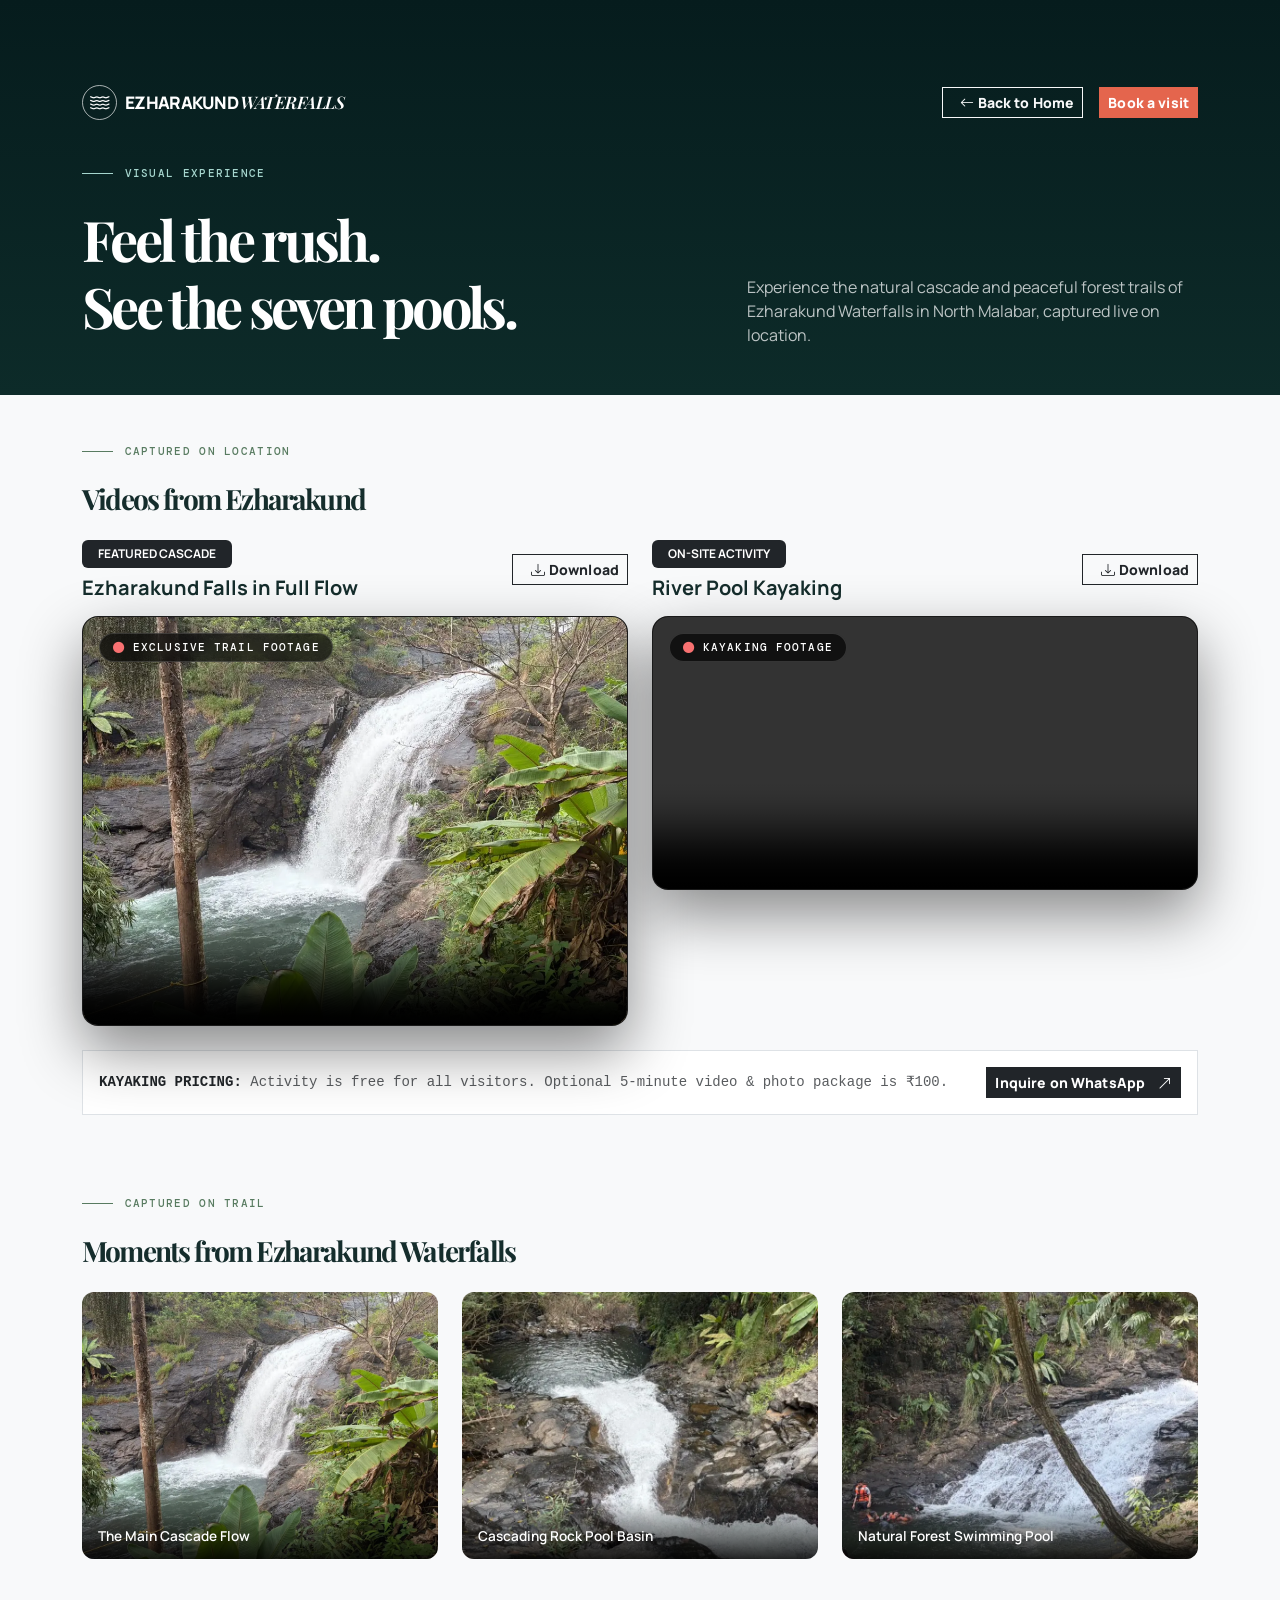
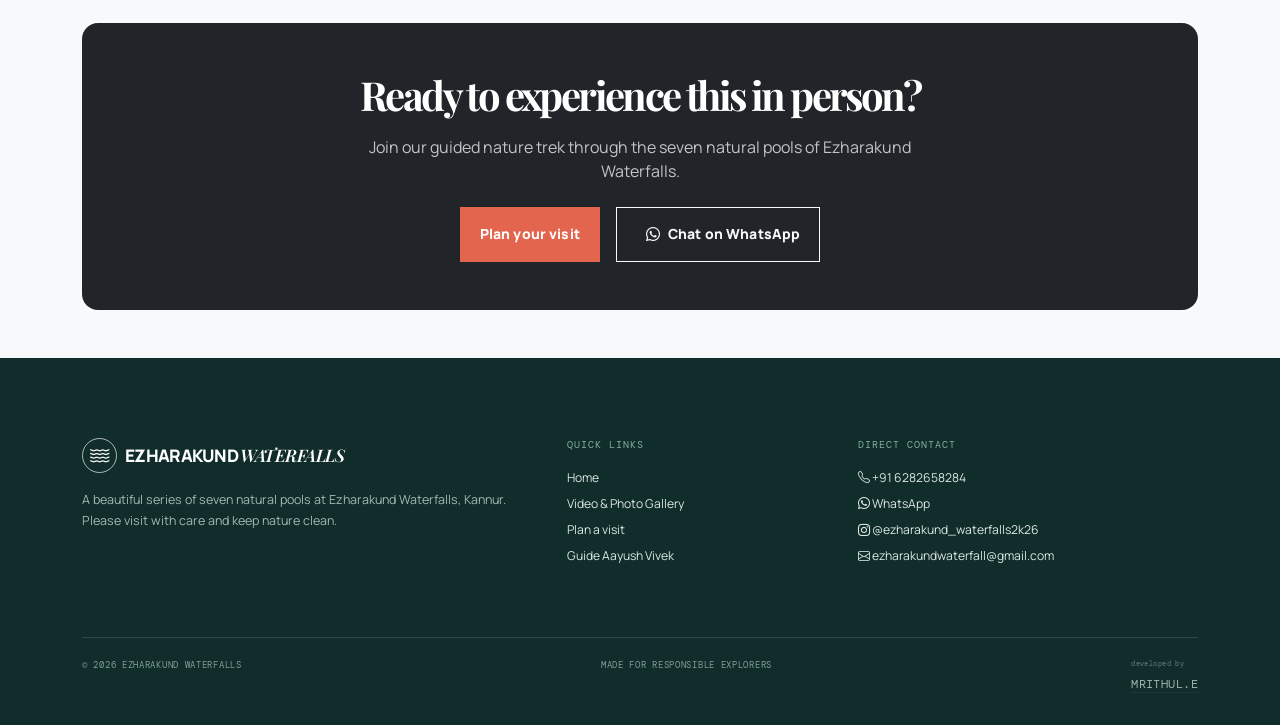
<file: gallery/index.html>
<!doctype html>
<html lang="en">
  <head>
    <meta charset="utf-8">
    <meta name="viewport" content="width=device-width, initial-scale=1">
    <!-- Primary SEO Meta Tags -->
    <title>Photo &amp; Video Tour | Ezharakund Waterfalls, Kannur, Kerala</title>
    <meta name="title" content="Photo &amp; Video Tour | Ezharakund Waterfalls, Kannur, Kerala">
    <meta name="description" content="Watch authentic trail footage and high-resolution photo gallery of Ezharakund Waterfalls (ഏഴരക്കുണ്ട് വെള്ളച്ചാട്ടം) in Kannur, Kerala. View the 7 cascade pools, main waterfall, and river kayaking.">
    <meta name="keywords" content="Ezharakund Waterfalls photos, Ezharakund videos, Ezharakund kayaking video, waterfalls in Kannur photos, ഏഴരക്കുണ്ട് വെള്ളച്ചാട്ടം വീഡിയോ, North Malabar waterfalls gallery">
    <meta name="author" content="Ezharakund Waterfalls">
    <meta name="robots" content="index, follow, max-image-preview:large, max-snippet:-1, max-video-preview:-1">
    <link rel="canonical" href="https://ezharakundwaterfalls.in/gallery/">

    <!-- Favicon & Touch Icons -->
    <link rel="icon" type="image/x-icon" href="../favicon.ico">
    <link rel="icon" type="image/png" sizes="32x32" href="../assets/images/favicon-32x32.png">
    <link rel="icon" type="image/png" sizes="16x16" href="../assets/images/favicon-16x16.png">
    <link rel="apple-touch-icon" sizes="180x180" href="../assets/images/apple-touch-icon.png">
    <link rel="manifest" href="../site.webmanifest">
    <meta name="theme-color" content="#183c3a">
    <meta name="msapplication-TileColor" content="#183c3a">

    <!-- Open Graph / Facebook -->
    <meta property="og:type" content="website">
    <meta property="og:site_name" content="Ezharakund Waterfalls">
    <meta property="og:url" content="https://ezharakundwaterfalls.in/gallery/">
    <meta property="og:title" content="Photo &amp; Video Tour | Ezharakund Waterfalls, Kannur, Kerala">
    <meta property="og:description" content="Watch authentic trail video footage and view high-resolution photos of the 7 natural pools and river kayaking at Ezharakund Waterfalls.">
    <meta property="og:image" content="https://ezharakundwaterfalls.in/assets/images/ezharakund-hero.jpg">
    <meta property="og:image:secure_url" content="https://ezharakundwaterfalls.in/assets/images/ezharakund-hero.jpg">
    <meta property="og:image:width" content="1024">
    <meta property="og:image:height" content="768">
    <meta property="og:locale" content="en_IN">

    <!-- Twitter Card -->
    <meta name="twitter:card" content="summary_large_image">
    <meta name="twitter:title" content="Photo &amp; Video Tour | Ezharakund Waterfalls, Kannur, Kerala">
    <meta name="twitter:description" content="Watch authentic trail videos and photo gallery of Ezharakund Waterfalls in North Malabar, Kerala.">
    <meta name="twitter:image" content="https://ezharakundwaterfalls.in/assets/images/ezharakund-hero.jpg">

    <!-- Preconnect for Performance & Core Web Vitals -->
    <link rel="preconnect" href="https://fonts.googleapis.com">
    <link rel="preconnect" href="https://fonts.gstatic.com" crossorigin>
    <link rel="preconnect" href="https://cdn.jsdelivr.net">

    <!-- Structured Data (JSON-LD) -->
    <script type="application/ld+json">
    {
      "@context": "https://schema.org",
      "@graph": [
        {
          "@type": "BreadcrumbList",
          "@id": "https://ezharakundwaterfalls.in/gallery/#breadcrumb",
          "itemListElement": [
            {
              "@type": "ListItem",
              "position": 1,
              "name": "Home",
              "item": "https://ezharakundwaterfalls.in/"
            },
            {
              "@type": "ListItem",
              "position": 2,
              "name": "Gallery & Video",
              "item": "https://ezharakundwaterfalls.in/gallery/"
            }
          ]
        },
        {
          "@type": "VideoObject",
          "name": "Ezharakund Falls in Full Flow",
          "description": "Exclusive trail footage showing the roaring main cascade waterfall and lush surrounding greenery at Ezharakund Waterfalls, Kannur, Kerala.",
          "thumbnailUrl": "https://ezharakundwaterfalls.in/assets/images/ezharakund-hero.jpg",
          "uploadDate": "2026-11-20",
          "contentUrl": "https://ezharakundwaterfalls.in/assets/videos/ezharakund-falls.mp4"
        },
        {
          "@type": "VideoObject",
          "name": "River Pool Kayaking at Ezharakund Waterfalls",
          "description": "Video of visitors enjoying complimentary river pool kayaking in the serene, shaded natural rock pool basin at Ezharakund Waterfalls.",
          "thumbnailUrl": "https://ezharakundwaterfalls.in/assets/images/gallery-natural-pool.jpg",
          "uploadDate": "2026-11-20",
          "contentUrl": "https://ezharakundwaterfalls.in/assets/videos/kayaking.mp4"
        }
      ]
    }
    </script>
    <link href="https://fonts.googleapis.com/css2?family=DM+Mono:wght@400;500&family=Manrope:wght@400;500;600;700;800&family=Playfair+Display:ital,wght@0,600;0,700;1,600&display=swap" rel="stylesheet">
    <link href="https://cdn.jsdelivr.net/npm/bootstrap@5.3.3/dist/css/bootstrap.min.css" rel="stylesheet">
    <link href="https://cdn.jsdelivr.net/npm/bootstrap-icons@1.11.3/font/bootstrap-icons.min.css" rel="stylesheet" media="print" onload="this.media='all'">
    <noscript><link href="https://cdn.jsdelivr.net/npm/bootstrap-icons@1.11.3/font/bootstrap-icons.min.css" rel="stylesheet"></noscript>
    <link href="../assets/css/style.css" rel="stylesheet">
    <style>
      .gallery-hero {
        background: linear-gradient(180deg, #061c1d 0%, #0d2b29 100%);
        padding: 5rem 0 3rem;
        color: #fff;
      }
      .video-theater {
        background: #000;
        border-radius: 16px;
        overflow: hidden;
        box-shadow: 0 25px 60px rgba(0,0,0,0.45);
        position: relative;
        border: 1px solid rgba(255,255,255,0.1);
      }
      .video-player {
        width: 100%;
        max-height: 720px;
        display: block;
        background: #000;
        outline: none;
      }
      .video-badge {
        position: absolute;
        top: 1rem;
        left: 1rem;
        background: rgba(0,0,0,0.65);
        backdrop-filter: blur(8px);
        color: #fff;
        font: 500 0.7rem 'DM Mono', monospace;
        letter-spacing: 0.1em;
        padding: 0.4rem 0.8rem;
        border-radius: 50px;
        display: inline-flex;
        align-items: center;
        gap: 0.5rem;
        z-index: 10;
        border: 1px solid rgba(255,255,255,0.15);
      }
      .video-badge i { color: #f87171; animation: pulse 1.8s infinite; }
      @keyframes pulse { 0%, 100% { opacity: 1; } 50% { opacity: 0.4; } }
      .photo-card {
        border-radius: 12px;
        overflow: hidden;
        position: relative;
        aspect-ratio: 4/3;
        background: #0a1f20;
      }
      .photo-card img {
        width: 100%;
        height: 100%;
        object-fit: cover;
        transition: transform 0.4s ease;
      }
      .photo-card:hover img {
        transform: scale(1.05);
      }
      .photo-card figcaption {
        position: absolute;
        inset: auto 0 0 0;
        padding: 1.5rem 1rem 0.8rem;
        background: linear-gradient(180deg, transparent, rgba(0,0,0,0.85));
        color: #fff;
        font-size: 0.85rem;
        font-weight: 600;
      }
    </style>
  </head>
  <body>
    <header class="gallery-hero">
      <div class="container">
        <nav class="navbar navbar-expand-lg navbar-dark p-0 mb-4">
          <a class="navbar-brand d-flex align-items-center gap-2" href="../" aria-label="Ezharakund Waterfalls home">
            <span class="brand-mark"><i class="bi bi-water"></i></span>
            <span>EZHARAKUND <em>WATERFALLS</em></span>
          </a>
          <div class="ms-auto d-flex align-items-center gap-3">
            <a href="../" class="btn btn-outline-light btn-sm"><i class="bi bi-arrow-left"></i> Back to Home</a>
            <a href="../#book" class="btn btn-coral btn-sm">Book a visit</a>
          </div>
        </nav>
        <div class="row align-items-end g-4 pt-3">
          <div class="col-lg-7">
            <p class="eyebrow light"><span></span> Visual Experience</p>
            <h1 class="display-4 fw-bold">Feel the rush.<br>See the seven pools.</h1>
          </div>
          <div class="col-lg-5">
            <p class="text-light opacity-75 mb-0">Experience the natural cascade and peaceful forest trails of Ezharakund Waterfalls in North Malabar, captured live on location.</p>
          </div>
        </div>
      </div>
    </header>

    <main class="py-5 bg-light">
      <div class="container">
        <!-- Video Archive Section -->
        <div class="mb-5 pb-2">
          <div class="d-flex justify-content-between align-items-end mb-4">
            <div>
              <p class="eyebrow"><span></span> Captured on location</p>
              <h2 class="h3 fw-bold mb-0">Videos from Ezharakund</h2>
            </div>
          </div>
          <div class="row g-4">
            <!-- Video 1: Waterfall -->
            <div class="col-lg-6">
              <div class="mb-3 d-flex justify-content-between align-items-center">
                <div>
                  <span class="badge bg-dark text-uppercase px-3 py-2 mb-2">Featured Cascade</span>
                  <h3 class="h5 fw-bold mb-0">Ezharakund Falls in Full Flow</h3>
                </div>
                <a href="../assets/videos/ezharakund-falls.mp4" download class="btn btn-outline-dark btn-sm d-none d-md-inline-flex align-items-center gap-1" style="border-radius: 0;">
                  <i class="bi bi-download"></i> Download
                </a>
              </div>
              <div class="video-theater">
                <div class="video-badge">
                  <i class="bi bi-circle-fill"></i> EXCLUSIVE TRAIL FOOTAGE
                </div>
                <video class="video-player" controls preload="none" poster="../assets/images/ezharakund-hero.webp">
                  <source src="../assets/videos/ezharakund-falls.mp4" type="video/mp4">
                  Your browser does not support the video tag.
                </video>
              </div>
            </div>

            <!-- Video 2: Kayaking -->
            <div class="col-lg-6">
              <div class="mb-3 d-flex justify-content-between align-items-center">
                <div>
                  <span class="badge bg-dark text-uppercase px-3 py-2 mb-2">On-Site Activity</span>
                  <h3 class="h5 fw-bold mb-0">River Pool Kayaking</h3>
                </div>
                <a href="../assets/videos/kayaking.mp4" download class="btn btn-outline-dark btn-sm d-none d-md-inline-flex align-items-center gap-1" style="border-radius: 0;">
                  <i class="bi bi-download"></i> Download
                </a>
              </div>
              <div class="video-theater">
                <div class="video-badge">
                  <i class="bi bi-circle-fill"></i> KAYAKING FOOTAGE
                </div>
                <video class="video-player" controls preload="none">
                  <source src="../assets/videos/kayaking.mp4" type="video/mp4">
                  Your browser does not support the video tag.
                </video>
              </div>
            </div>
          </div>

          <div class="mt-4 p-3 bg-white border d-flex flex-wrap justify-content-between align-items-center gap-2">
            <div class="small text-muted font-monospace"><strong class="text-dark">KAYAKING PRICING:</strong> Activity is free for all visitors. Optional 5-minute video &amp; photo package is &#8377;100.</div>
            <a href="https://wa.me/916282658284?text=Hello%2C%20I%20would%20like%20to%20know%20more%20about%20visiting%20Ezharakund%20Waterfalls%20and%20Kayaking" target="_blank" rel="noopener" class="btn btn-sm btn-dark" style="border-radius: 0;">
              Inquire on WhatsApp <i class="bi bi-arrow-up-right"></i>
            </a>
          </div>
        </div>

        <!-- Photo Gallery Grid -->
        <div class="pt-4">
          <div class="mb-4">
            <p class="eyebrow"><span></span> Captured on Trail</p>
            <h2 class="h3 fw-bold">Moments from Ezharakund Waterfalls</h2>
          </div>
          <div class="row g-4">
            <div class="col-md-4">
              <figure class="photo-card">
                <img src="../assets/images/ezharakund-hero.webp" alt="Main cascade flow framed by tropical greenery at Ezharakund Waterfalls, Kannur, Kerala" loading="lazy" width="1024" height="768">
                <figcaption>The Main Cascade Flow</figcaption>
              </figure>
            </div>
            <div class="col-md-4">
              <figure class="photo-card">
                <img src="../assets/images/gallery-rock-basin.webp" alt="Waterfall rushing down into the rocky pool basin at Ezharakund Waterfalls, Kannur" loading="lazy" width="768" height="1024">
                <figcaption>Cascading Rock Pool Basin</figcaption>
              </figure>
            </div>
            <div class="col-md-4">
              <figure class="photo-card">
                <img src="../assets/images/gallery-natural-pool.webp" alt="Visitors swimming safely in the natural forest pool with life jackets at Ezharakund Waterfalls, Kannur" loading="lazy" width="768" height="1024">
                <figcaption>Natural Forest Swimming Pool</figcaption>
              </figure>
            </div>
          </div>
        </div>

        <!-- Call to Action Banner -->
        <div class="bg-dark text-white p-5 rounded-4 mt-5 text-center position-relative overflow-hidden">
          <h2 class="display-6 fw-bold mb-3">Ready to experience this in person?</h2>
          <p class="text-light opacity-75 mb-4 mx-auto" style="max-width: 550px;">Join our guided nature trek through the seven natural pools of Ezharakund Waterfalls.</p>
          <div class="d-flex flex-wrap gap-3 justify-content-center">
            <a href="../#book" class="btn btn-coral btn-lg">Plan your visit</a>
            <a href="https://wa.me/916282658284?text=Hello%2C%20I%20would%20like%20to%20know%20more%20about%20visiting%20Ezharakund%20Waterfalls" target="_blank" rel="noopener" class="btn btn-outline-light btn-lg d-inline-flex align-items-center gap-2">
              <i class="bi bi-whatsapp"></i> Chat on WhatsApp
            </a>
          </div>
        </div>
      </div>
    </main>

    <footer class="footer">
      <div class="container">
        <div class="row g-5">
          <div class="col-lg-5">
            <a class="navbar-brand d-flex align-items-center gap-2 mb-3" href="../">
              <span class="brand-mark"><i class="bi bi-water"></i></span>
              <span>EZHARAKUND <em>WATERFALLS</em></span>
            </a>
            <p>A beautiful series of seven natural pools at Ezharakund Waterfalls, Kannur.<br>Please visit with care and keep nature clean.</p>
          </div>
          <div class="col-6 col-lg-3">
            <h4>Quick Links</h4>
            <a href="../">Home</a>
            <a href="./">Video & Photo Gallery</a>
            <a href="../#book">Plan a visit</a>
            <a href="../#guides">Guide Aayush Vivek</a>
          </div>
          <div class="col-6 col-lg-4">
            <h4>Direct Contact</h4>
            <a href="tel:+916282658284"><i class="bi bi-telephone"></i> +91 6282658284</a>
            <a href="https://wa.me/916282658284" target="_blank" rel="noopener"><i class="bi bi-whatsapp"></i> WhatsApp</a>
            <a href="https://instagram.com/ezharakund_waterfalls2k26" target="_blank" rel="noopener"><i class="bi bi-instagram"></i> @ezharakund_waterfalls2k26</a>
            <a href="mailto:ezharakundwaterfall@gmail.com"><i class="bi bi-envelope"></i> ezharakundwaterfall@gmail.com</a>
          </div>
        </div>
        <div class="footer-bottom">
          <span>© 2026 EZHARAKUND WATERFALLS</span>
          <span>MADE FOR RESPONSIBLE EXPLORERS</span>
          <span class="dev-credit">developed by <a href="https://mrithul.in" target="_blank" rel="noopener">MRITHUL.E</a></span>
        </div>
      </div>
    </footer>
  </body>
</html>
</file>
<file: assets/css/style.css>
:root { --ink:#152d2c; --paper:#f4f0e7; --pine:#183c3a; --moss:#587b60; --coral:#e4654d; --sand:#e2d7c4; --sky:#a4d3d2; --line:rgba(21,45,44,.14); }
* { box-sizing:border-box; }
html { scroll-behavior:smooth; }
body { margin:0; color:var(--ink); background:var(--paper); font-family:Manrope, sans-serif; overflow-x:hidden; }
a { color:inherit; text-decoration:none; }
.section-pad { padding:7.5rem 0; }
.hero { min-height:790px; height:100vh; position:relative; color:#fff; background:linear-gradient(90deg,rgba(5,26,29,.84) 0%,rgba(8,39,39,.46) 53%,rgba(5,27,31,.2) 100%), url('../images/ezharakund-hero.webp') center/cover; overflow:hidden; }
.hero:after { content:""; position:absolute; inset:auto 0 0; height:35%; background:linear-gradient(transparent,rgba(4,22,24,.72)); pointer-events:none; }
.kasavu-line { position:absolute; z-index:4; left:0; right:0; bottom:0; height:10px; background:repeating-linear-gradient(90deg,#d8ab48 0 28px,#f7edd5 28px 38px,#c88a24 38px 42px,#f7edd5 42px 52px); }
.navbar { position:relative; z-index:1030; } .hero-content, .hero-bottom { position:relative; z-index:2; }
.navbar-brand { letter-spacing:-.04em; font-size:1.08rem; font-weight:800; color:#fff; }
.navbar-brand em { font-family:"Playfair Display",serif; font-weight:600; letter-spacing:-.03em; }
.brand-mark { height:35px; width:35px; display:grid; place-items:center; border:1px solid rgba(255,255,255,.65); border-radius:50%; font-size:1.22rem; }
.nav-link { color:rgba(255,255,255,.84)!important; font-size:.78rem; font-weight:700; }
.nav-link:hover { color:#fff!important; }
.nav-map-link { color:#f4d37f!important; }
.nav-ticket { border-radius:0; color:var(--ink); font-size:.76rem; font-weight:800; padding:.73rem 1rem; }
.hero-content { height:calc(100% - 164px); display:flex; align-items:center; padding-bottom:6.6rem; }
.eyebrow { color:var(--moss); font-size:.68rem; font-family:"DM Mono",monospace; font-weight:500; letter-spacing:.12em; text-transform:uppercase; display:flex; align-items:center; gap:.72rem; margin-bottom:1.45rem; }
.eyebrow span { width:31px; border-top:1px solid currentColor; display:inline-block; }
.eyebrow.light { color:#a6d6ce; }
.hero .eyebrow { color:#d1eee6; }
h1,h2,h3,p { margin-top:0; }
h1,h2 { font-family:"Playfair Display",serif; letter-spacing:-.065em; line-height:.91; }
h1 { font-size:clamp(4rem,8.3vw,8rem); font-weight:700; }
h1 i { color:#b8ddd3; font-weight:600; }
h2 { font-size:clamp(3rem,5vw,5.3rem); font-weight:700; }
.hero-copy { max-width:440px; color:rgba(255,255,255,.86); font-size:.97rem; line-height:1.7; margin:1.7rem 0 0; }
.btn { border-radius:0; font-weight:800; letter-spacing:.01em; }
.btn-lg { font-size:.87rem; padding:1rem 1.2rem; }
.btn-coral { background:var(--coral); border-color:var(--coral); color:#fff; }
.btn-coral:hover { background:#c84e3d; border-color:#c84e3d; color:#fff; }
.btn i { margin-left:.6rem; }
.hero-play { display:flex; align-items:center; gap:.7rem; color:#fff; font-size:.68rem; font-weight:700; line-height:1.3; text-transform:uppercase; letter-spacing:.08em; }
.hero-play i { width:40px; height:40px; display:grid; place-items:center; border:1px solid rgba(255,255,255,.6); border-radius:50%; font-size:.82rem; }
.hero-fact { width:max-content; display:flex; align-items:center; gap:1.1rem; padding:1.1rem 1.25rem; background:rgba(255,255,255,.12); border:1px solid rgba(255,255,255,.2); backdrop-filter:blur(8px); }
.fact-number { font-family:"Playfair Display",serif; font-size:3rem; line-height:1; font-weight:700; }.fact-number span{font-family:Manrope,sans-serif;font-size:.9rem}.hero-fact strong { font-size:.75rem; }.hero-fact small { color:rgba(255,255,255,.72); font-size:.68rem; }
.hero-bottom { z-index:3; display:flex; align-items:center; gap:.8rem; bottom:3.2rem; font: .61rem "DM Mono",monospace; letter-spacing:.08em; }.hero-bottom b{display:inline-block;width:49px;border-top:1px solid #fff;vertical-align:middle;margin:0 .6rem}
.intro { overflow:hidden; }.lead-copy { font-size:1.02rem; line-height:1.75; color:#526360; }.text-link { border-bottom:1px solid var(--ink); padding-bottom:.35rem; font-size:.78rem; font-weight:800; }.text-link i { margin-left:1.2rem; }
.experience-card { min-height:460px; display:flex; flex-direction:column; justify-content:space-between; color:#fff; padding:1.5rem; background-position:center; background-size:cover; position:relative; isolation:isolate; overflow:hidden; }.experience-card:before { content:""; position:absolute; inset:0; background:linear-gradient(180deg,rgba(7,24,24,.22),rgba(7,24,24,.12) 30%,rgba(7,24,24,.86)); z-index:-1; }.sunrise-card{background-image:url('https://images.unsplash.com/photo-1511497584788-876760111969?auto=format&fit=crop&w=900&q=85')}.monsoon-card{background-image:url('https://images.unsplash.com/photo-1441974231531-c6227db76b6e?auto=format&fit=crop&w=900&q=85')}.pool-card{background-image:url('https://images.unsplash.com/photo-1483347756197-71ef80e95f73?auto=format&fit=crop&w=900&q=85')}.card-top{display:flex;justify-content:space-between;align-items:center;font:.61rem "DM Mono",monospace;letter-spacing:.09em}.card-top i{width:31px;height:31px;border:1px solid rgba(255,255,255,.7);border-radius:50%;display:grid;place-items:center;font-size:.75rem}.experience-card p{font-size:.73rem;margin-bottom:.5rem}.experience-card h3{font:600 2.45rem/.95 "Playfair Display",serif;letter-spacing:-.05em;margin-bottom:1.1rem}.experience-meta{font:.58rem "DM Mono",monospace;letter-spacing:.09em;color:rgba(255,255,255,.72)}
.quote-band { color:#fff; background:var(--coral); padding:6.2rem 0; }.quote-mark { display:block; font:6rem/.55 "Playfair Display",serif; color:#ffd4b9; }.quote-band p { font:600 clamp(2.1rem,4vw,4.35rem)/1.05 "Playfair Display",serif; max-width:990px; margin:1.3rem auto 2.1rem; letter-spacing:-.05em; }.small-caps { font:.62rem "DM Mono",monospace; letter-spacing:.15em; }
.kerala-touch { position:relative; padding:5.4rem 0; background:#f8f0df; overflow:hidden; }.kerala-touch:before,.kerala-touch:after { content:""; position:absolute; width:190px; height:190px; border:1px solid rgba(179,125,33,.2); border-radius:50%; background:repeating-radial-gradient(circle,transparent 0 16px,rgba(179,125,33,.13) 17px 18px); }.kerala-touch:before { top:-105px; left:-65px; }.kerala-touch:after { right:-70px; bottom:-100px; }.kerala-touch .container{position:relative;z-index:1}.malayalam{font:600 clamp(2.8rem,5vw,4.6rem)/1.1 "Noto Serif Malayalam",serif;color:#a66e17;margin:0 0 1rem}.kerala-touch h2{font-size:clamp(2.8rem,4vw,4.4rem);margin-bottom:1rem}.kerala-touch p:not(.malayalam):not(.eyebrow){color:#5a5b46;font-size:.95rem;line-height:1.7;max-width:410px}.culture-notes{border-left:2px solid #c18c34;padding-left:1.25rem;display:grid;gap:1.25rem}.culture-notes>div{display:flex;gap:.85rem;align-items:flex-start}.culture-notes i{color:#ae791e;font-size:1.3rem}.culture-notes strong{display:block;font-size:.75rem;text-transform:uppercase;letter-spacing:.08em}.culture-notes small{color:#6b705d;font-size:.72rem;line-height:1.4;display:block;margin-top:.22rem}
.map-section{background:#f4f0e7}.map-section h2{font-size:clamp(3rem,4.8vw,5rem)}.map-actions{display:flex;align-items:center;gap:1.4rem;flex-wrap:wrap;margin:2rem 0}.map-text-link{font-size:.72rem;font-weight:800;border-bottom:1px solid var(--ink);padding-bottom:.25rem}.map-note{font-size:.72rem;color:#61716a;margin:0}.map-note i{color:var(--coral);margin-right:.35rem}.route-map{margin:0;border:8px solid #fff;background:#fbfaf5;box-shadow:16px 18px 0 rgba(32,63,54,.13);overflow:hidden}.route-map-illustration img{display:block;width:100%;height:auto;max-height:590px;object-fit:contain;background:#fbfaf5}.route-map figcaption{padding:.7rem 1rem;background:#173b39;color:#fff;font:.61rem "DM Mono",monospace;letter-spacing:.09em;text-transform:uppercase;text-align:center}
.gallery-section { background:#183c3a; color:#fff; }.gallery-section h2{color:#f7f4e9}.gallery-filters{display:flex;gap:1rem;flex-wrap:wrap}.gallery-filters button{background:transparent;border:0;color:rgba(255,255,255,.62);padding:0;border-bottom:1px solid transparent;font:.68rem Manrope,sans-serif;font-weight:700}.gallery-filters button.active,.gallery-filters button:hover{color:#fff;border-color:#fff}.gallery-grid { display:grid; grid-template-columns:1.5fr .8fr 1fr; grid-template-rows:290px 210px; gap:1.15rem; }.gallery-item{position:relative;overflow:hidden;margin:0;background:#285652}.gallery-item.large{grid-row:span 2}.gallery-item.tall{grid-row:span 2}.gallery-item img{height:100%;width:100%;object-fit:cover;transition:transform .6s ease}.gallery-item:hover img{transform:scale(1.05)}.gallery-item figcaption{position:absolute;bottom:0;left:0;right:0;padding:1.2rem;background:linear-gradient(transparent,rgba(0,0,0,.65));font:600 1.2rem "Playfair Display",serif;opacity:0;transform:translateY(7px);transition:.25s}.gallery-item:hover figcaption{opacity:1;transform:none}.gallery-item figcaption span{float:right;font:.61rem "DM Mono",monospace}
.booking-section{background:#dce9df}.booking-panel{background:#f8f6ee;padding:clamp(2rem,5vw,5.4rem);box-shadow:18px 20px 0 rgba(25,60,56,.12)}.booking-panel h2{font-size:clamp(2.8rem,4.6vw,4.8rem)}.booking-note{display:flex;gap:.7rem;align-items:center;color:#527267;font-size:.72rem;font-weight:700}.booking-note i{font-size:1.25rem}.ticket-form{padding:1.75rem;background:#e9e4d8}.ticket-form label{font-size:.65rem;font-weight:800;letter-spacing:.08em;text-transform:uppercase;margin-bottom:.45rem}.form-control,.form-select{min-height:48px;border-radius:0;border:1px solid #c9c3b6;background:#f9f7f1;font-size:.8rem;box-shadow:none}.form-control:focus,.form-select:focus{border-color:var(--moss);box-shadow:0 0 0 .2rem rgba(88,123,96,.15)}.total-label{font-size:.78rem;font-weight:700}.total-label strong{display:block;font:700 1.85rem "Playfair Display",serif;color:var(--coral)}
.guides-section{background:var(--paper)}.guide-card{background:#e1d5bf}.guide-card img{width:100%;height:345px;object-fit:cover;filter:saturate(.76)}.guide-shift{transform:translateY(3rem)}.guide-card-body{padding:1.4rem 1.4rem 1.65rem}.guide-card-body span{font:.59rem "DM Mono",monospace;letter-spacing:.1em;color:#61736d}.guide-card h3{font:700 1.75rem "Playfair Display",serif;margin:.55rem 0 .7rem;letter-spacing:-.04em}.guide-card p{font-size:.76rem;line-height:1.65;margin:0;color:#4d5f5a}
.shop-section{background:#193b39;color:#fff}.shop-section h2{color:#f6f1e6}.cart-button{background:transparent;border:1px solid rgba(255,255,255,.45);color:#fff;padding:.8rem 1rem;font-size:.72rem;font-weight:700}.cart-button b{background:var(--coral);border-radius:50%;padding:.15rem .4rem;margin-left:.5rem;font-size:.65rem}.product-card{background:#f4f0e7;color:var(--ink);padding:1rem}.product-image{height:250px;position:relative;background-size:cover;background-position:center}.product-image span{position:absolute;top:.65rem;left:.65rem;background:#f8f5ee;padding:.35rem .48rem;font:.52rem "DM Mono",monospace;letter-spacing:.08em}.product-one{background-image:url('https://images.unsplash.com/photo-1553062407-98eeb64c6a62?auto=format&fit=crop&w=700&q=85')}.product-two{background-image:url('https://images.unsplash.com/photo-1602143407151-7111542de6e8?auto=format&fit=crop&w=700&q=85')}.product-three{background-image:url('https://images.unsplash.com/photo-1544947950-fa07a98d237f?auto=format&fit=crop&w=700&q=85')}.product-info{display:flex;justify-content:space-between;gap:1rem;padding:1.15rem 0 .8rem}.product-info h3{font:700 1.22rem "Playfair Display",serif;margin:0 0 .28rem;letter-spacing:-.03em}.product-info p{color:#63736c;font-size:.65rem;margin:0}.product-info strong{font-size:.78rem;white-space:nowrap}.add-cart{display:flex;justify-content:space-between;align-items:center;width:100%;padding:.85rem 0 .2rem;border:0;border-top:1px solid #ccc3b2;background:transparent;font-size:.69rem;font-weight:800;text-align:left}.add-cart i{font-size:.9rem}
.visit-section{height:560px;position:relative;color:#fff;background:url('https://images.unsplash.com/photo-1464278533981-50106e6176b1?auto=format&fit=crop&w=1900&q=85') center/cover}.visit-overlay{position:absolute;inset:0;background:linear-gradient(90deg,rgba(5,25,26,.87) 0%,rgba(5,25,26,.48) 50%,rgba(5,25,26,.1))}.visit-card{max-width:600px}.visit-card h2{font-size:clamp(3rem,5vw,5.5rem);color:#fff}.visit-card>p:not(.eyebrow){font-size:.92rem;line-height:1.7;color:#d5e3dd;margin:1.8rem 0}.footer{padding:5rem 0 1.5rem;background:#102c2b;color:#e9eee9}.footer .navbar-brand{display:inline-flex}.footer p{color:#9fbbb2;font-size:.78rem;line-height:1.7}.footer h4{font:.63rem "DM Mono",monospace;letter-spacing:.1em;text-transform:uppercase;color:#82afa1;margin-bottom:1.1rem}.footer a:not(.navbar-brand){display:block;font-size:.76rem;color:#dce8e2;margin:.5rem 0}.newsletter{display:flex;border-bottom:1px solid rgba(255,255,255,.35)}.newsletter input{flex:1;min-width:0;border:0;background:transparent;color:#fff;padding:.6rem 0;font-size:.76rem;outline:none}.newsletter input::placeholder{color:#9fbbb2}.newsletter button{border:0;background:transparent;color:#fff}.footer-bottom{border-top:1px solid rgba(255,255,255,.12);margin-top:4rem;padding-top:1.3rem;display:flex;justify-content:space-between;gap:1rem;font:.55rem "DM Mono",monospace;letter-spacing:.08em;color:#7e9f96}.offcanvas{background:#f6f2e9}.offcanvas-title,h5{font:700 1.8rem "Playfair Display",serif}.cart-item{display:flex;justify-content:space-between;padding:1rem 0;border-bottom:1px solid var(--line);font-size:.82rem}.cart-item p{margin:.25rem 0 0;color:#63736c;font-size:.7rem}.cart-item button{border:0;background:transparent;color:var(--coral);font-size:.7rem;padding:0}.cart-total{border-top:1px solid var(--ink);padding-top:1rem;display:flex;justify-content:space-between;font-size:.9rem}.cart-total strong{font:700 1.4rem "Playfair Display",serif}.toast{background:var(--ink);color:#fff}.toast i{color:#a9dfb4;font-size:1.3rem}.toast .btn-close{filter:invert(1)}
@media (max-width:991px){.hero{min-height:760px}.hero-content{height:auto;padding:7.5rem 0 7rem}.hero-fact{margin-top:0}.guide-shift{transform:none}.guide-card img{height:410px}.footer-bottom{flex-wrap:wrap}.nav-ticket{margin-top:.9rem;display:inline-block}.navbar-collapse{background:rgba(8,35,36,.94);padding:1rem}.navbar-nav{align-items:flex-start!important;gap:.5rem!important}}
@media (max-width:767px){
  html, body { overflow-x:hidden; }
  .container { padding-left:1.25rem!important; padding-right:1.25rem!important; --bs-gutter-x:1.5rem; }
  .row { margin-left:0; margin-right:0; }
  .section-pad { padding:4rem 0; }
  .hero { height:auto; min-height:620px; overflow-x:hidden; }
  .hero-content { padding:5rem 0 4rem; height:auto; }
  .hero-bottom { position:relative; bottom:auto; padding-top:1.5rem; padding-bottom:2rem; }
  h1 { font-size:clamp(2.4rem,9vw,3.6rem); word-break:break-word; }
  h2 { font-size:clamp(2rem,7.5vw,3rem); word-break:break-word; }
  .hero-fact { width:100%; max-width:100%; }
  .booking-panel { padding:1.5rem; box-shadow:none; }
  .route-map { border-width:4px; box-shadow:none; }
  .gallery-grid { grid-template-columns:1fr 1fr; grid-template-rows:220px 160px; }
  .gallery-item.large { grid-row:span 2; }
  .gallery-item.tall { grid-row:span 2; }
  .gallery-item:nth-child(3), .gallery-item:nth-child(4) { display:none; }
  .experience-card { min-height:360px; }
  .quote-band { padding:3.5rem 0; }
  .kerala-touch { padding:3rem 0; }
  .route-map figcaption { font-size:.5rem; padding:.55rem .4rem; }
  .visit-section { height:auto; min-height:480px; padding:4rem 0; }
  .guide-card img { height:320px; }
  .footer { padding:3.5rem 0 1.5rem; }
  .footer-bottom { flex-wrap:wrap; gap:.75rem; }
}

.footer-bottom a { color:inherit; text-decoration:none; border-bottom:1px dotted rgba(126,159,150,.35); transition:color .2s, border-color .2s; }
.footer-bottom a:hover { color:#dce8e2; border-bottom-color:#dce8e2; }
.dev-credit { font-size:.44rem; letter-spacing:.06em; opacity:.7; text-transform:none; }
.dev-credit a { border-bottom:1px dotted rgba(126,159,150,.25); }
.dev-credit a:hover { opacity:1; }

/* Booking Closed State */
.booking-closed-wrap { position: relative; }
.booking-closed-overlay { position: absolute; inset: 0; background: rgba(248,246,238,0.65); backdrop-filter: blur(2px); z-index: 10; }
.booking-closed-badge { background: #f8f6ee; border: 2px solid rgba(25,60,56,0.2); border-radius: 0; padding: 2.2rem 2rem; box-shadow: 12px 14px 0 rgba(25,60,56,0.12); color: var(--ink); max-width: 420px; }
.booking-closed-badge i { color: #ae791e; }
.booking-closed-badge h5 { font: 700 1.45rem "Playfair Display", serif; letter-spacing: -.03em; color: var(--ink); }
.booking-closed-badge p { color: #527267; line-height: 1.65; }
.offline-tag { display: inline-block; font: 700 .68rem "DM Mono", monospace; letter-spacing: .08em; background: #e8ded2; color: #7a4f15; padding: .35rem .75rem; border: 1px solid rgba(174,121,30,.25); }

/* Editorial Activity Feature & Kayaking */
.kayak-card { background-image: url('https://images.unsplash.com/photo-1544551763-46a013bb70d5?auto=format&fit=crop&w=900&q=85'); }
.activity-panel { border-top: 1px solid var(--line); }
.activity-ledger { border-top: 1px solid var(--line); margin-top: 1.8rem; }
.ledger-row { display: flex; justify-content: space-between; align-items: center; padding: .95rem 0; border-bottom: 1px solid var(--line); }
.ledger-meta { display: block; font: 500 .58rem "DM Mono", monospace; letter-spacing: .12em; color: #637772; text-transform: uppercase; margin-bottom: .25rem; }
.ledger-title { font-size: .95rem; font-weight: 700; color: var(--ink); margin: 0; }
.ledger-badge { font-family: "DM Mono", monospace; font-size: .78rem; font-weight: 700; letter-spacing: .06em; padding: .32rem .8rem; }
.ledger-badge.free { background: #e6f2eb; color: #1e5a38; border: 1px solid rgba(30, 90, 56, .22); }
.ledger-badge.paid { background: #faede9; color: var(--coral); border: 1px solid rgba(228, 101, 77, .25); }
.editorial-media-frame { margin: 0; border: 8px solid #fff; background: #000; box-shadow: 16px 18px 0 rgba(32, 63, 54, .13); overflow: hidden; }
.editorial-video { display: block; width: 100%; max-height: 440px; background: #000; outline: none; }
.editorial-media-frame figcaption { padding: .75rem 1rem; background: #173b39; color: #fff; font: .61rem "DM Mono", monospace; letter-spacing: .09em; text-transform: uppercase; text-align: center; }
@media (max-width:767px) {
  .editorial-media-frame { border-width: 4px; box-shadow: none; }
  .editorial-media-frame figcaption { font-size: .5rem; padding: .55rem .4rem; }
}
</file>
